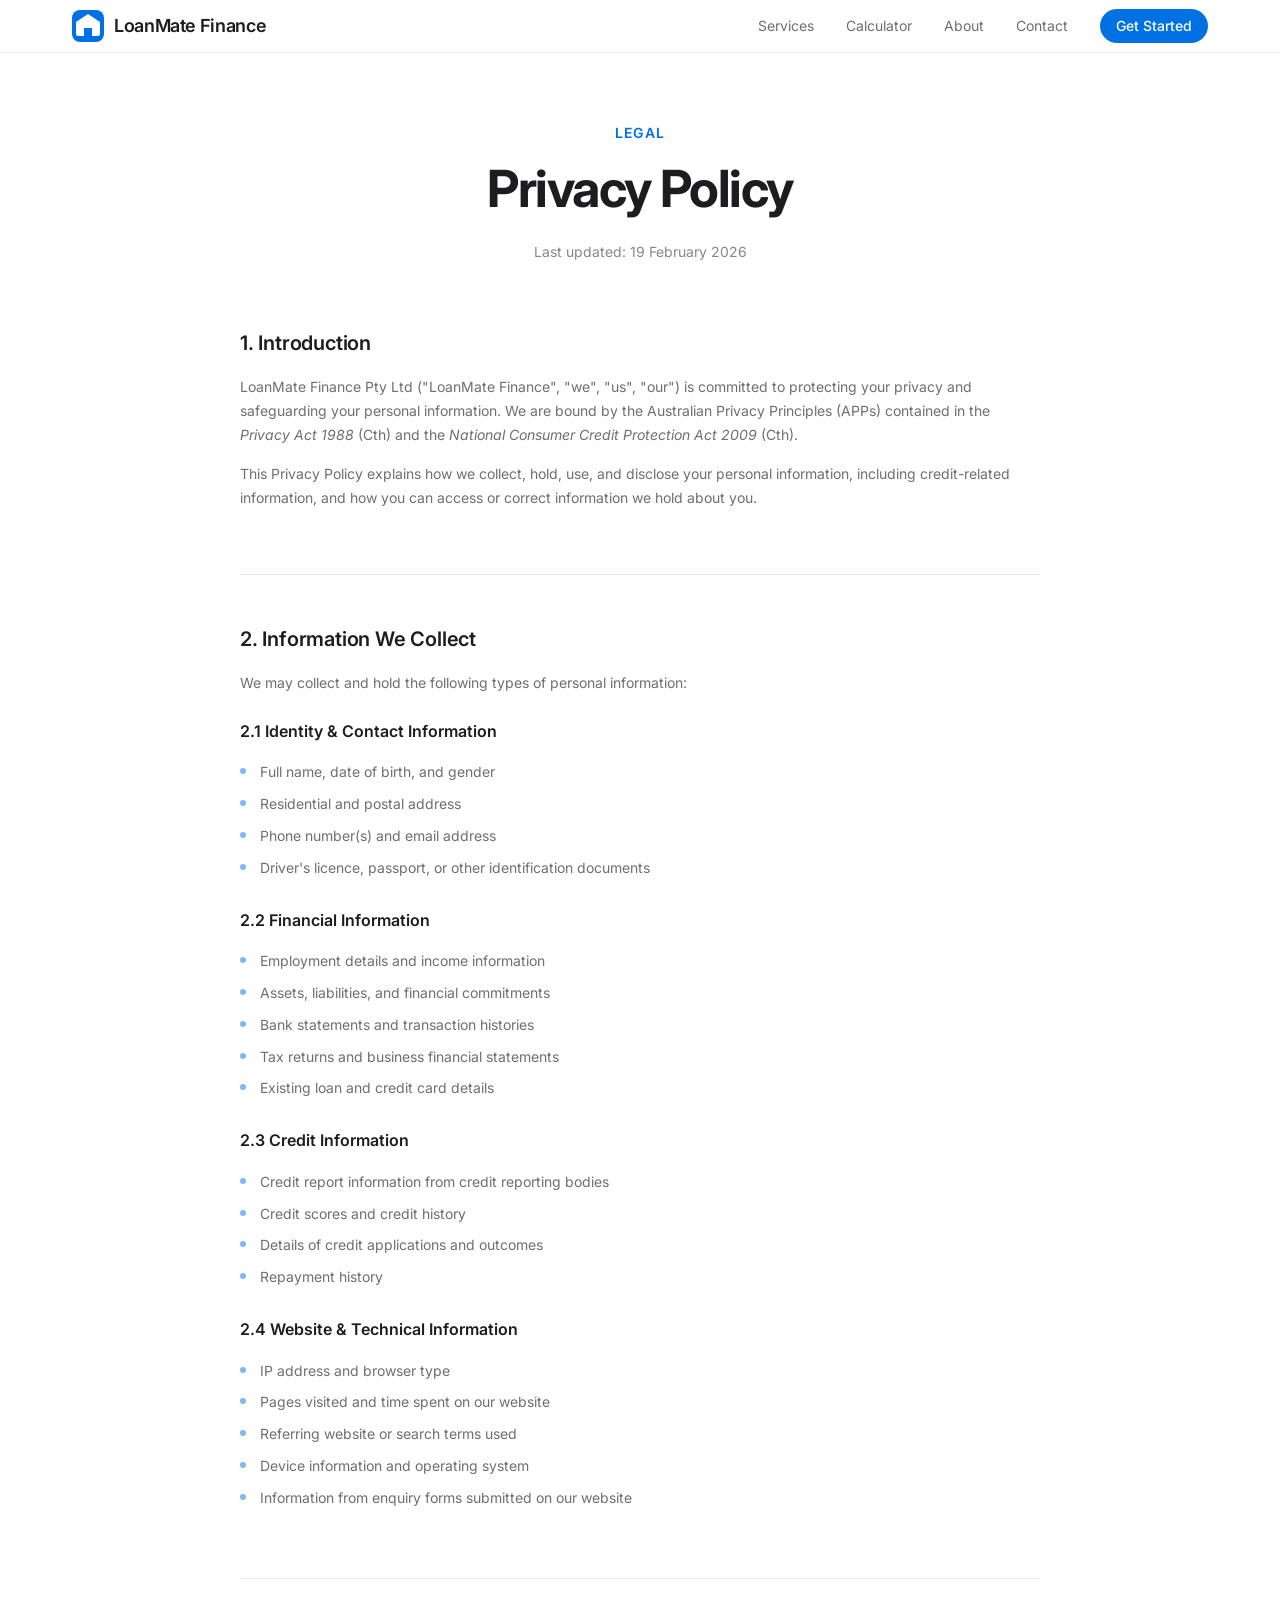
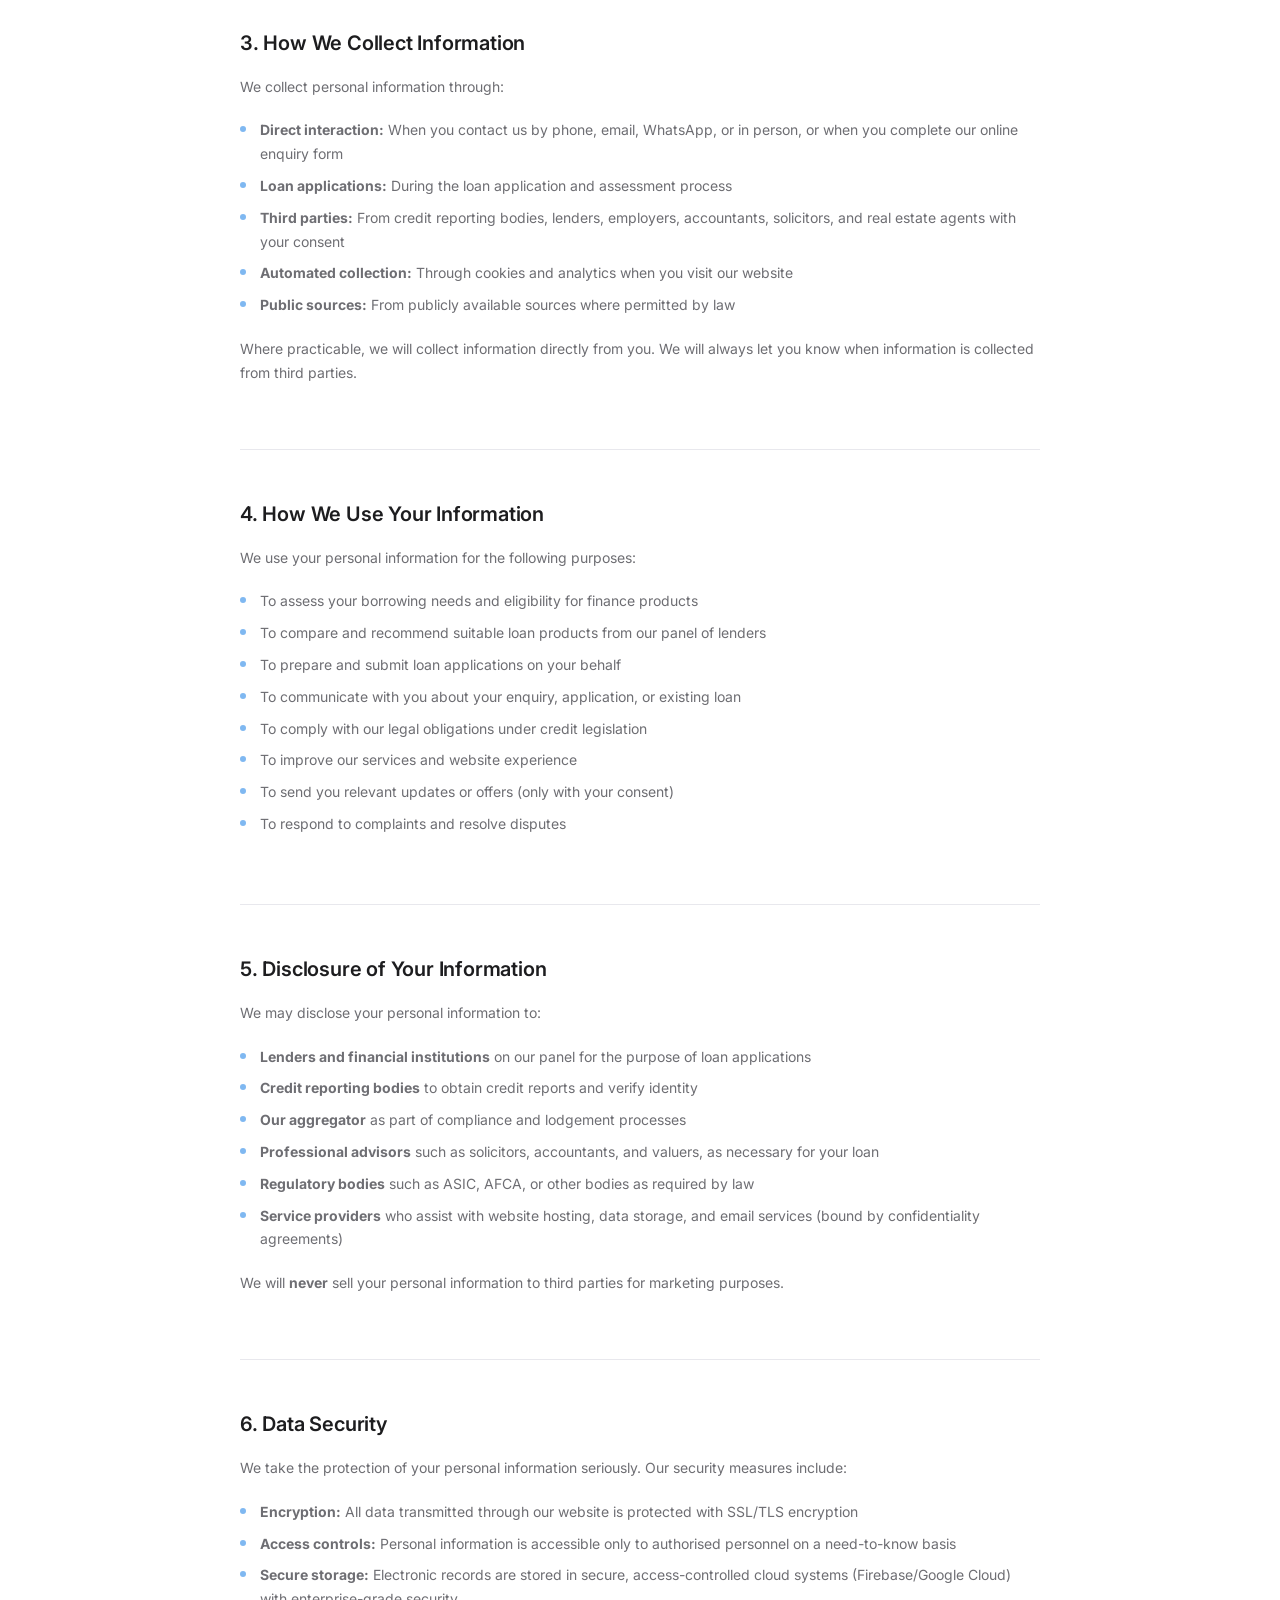
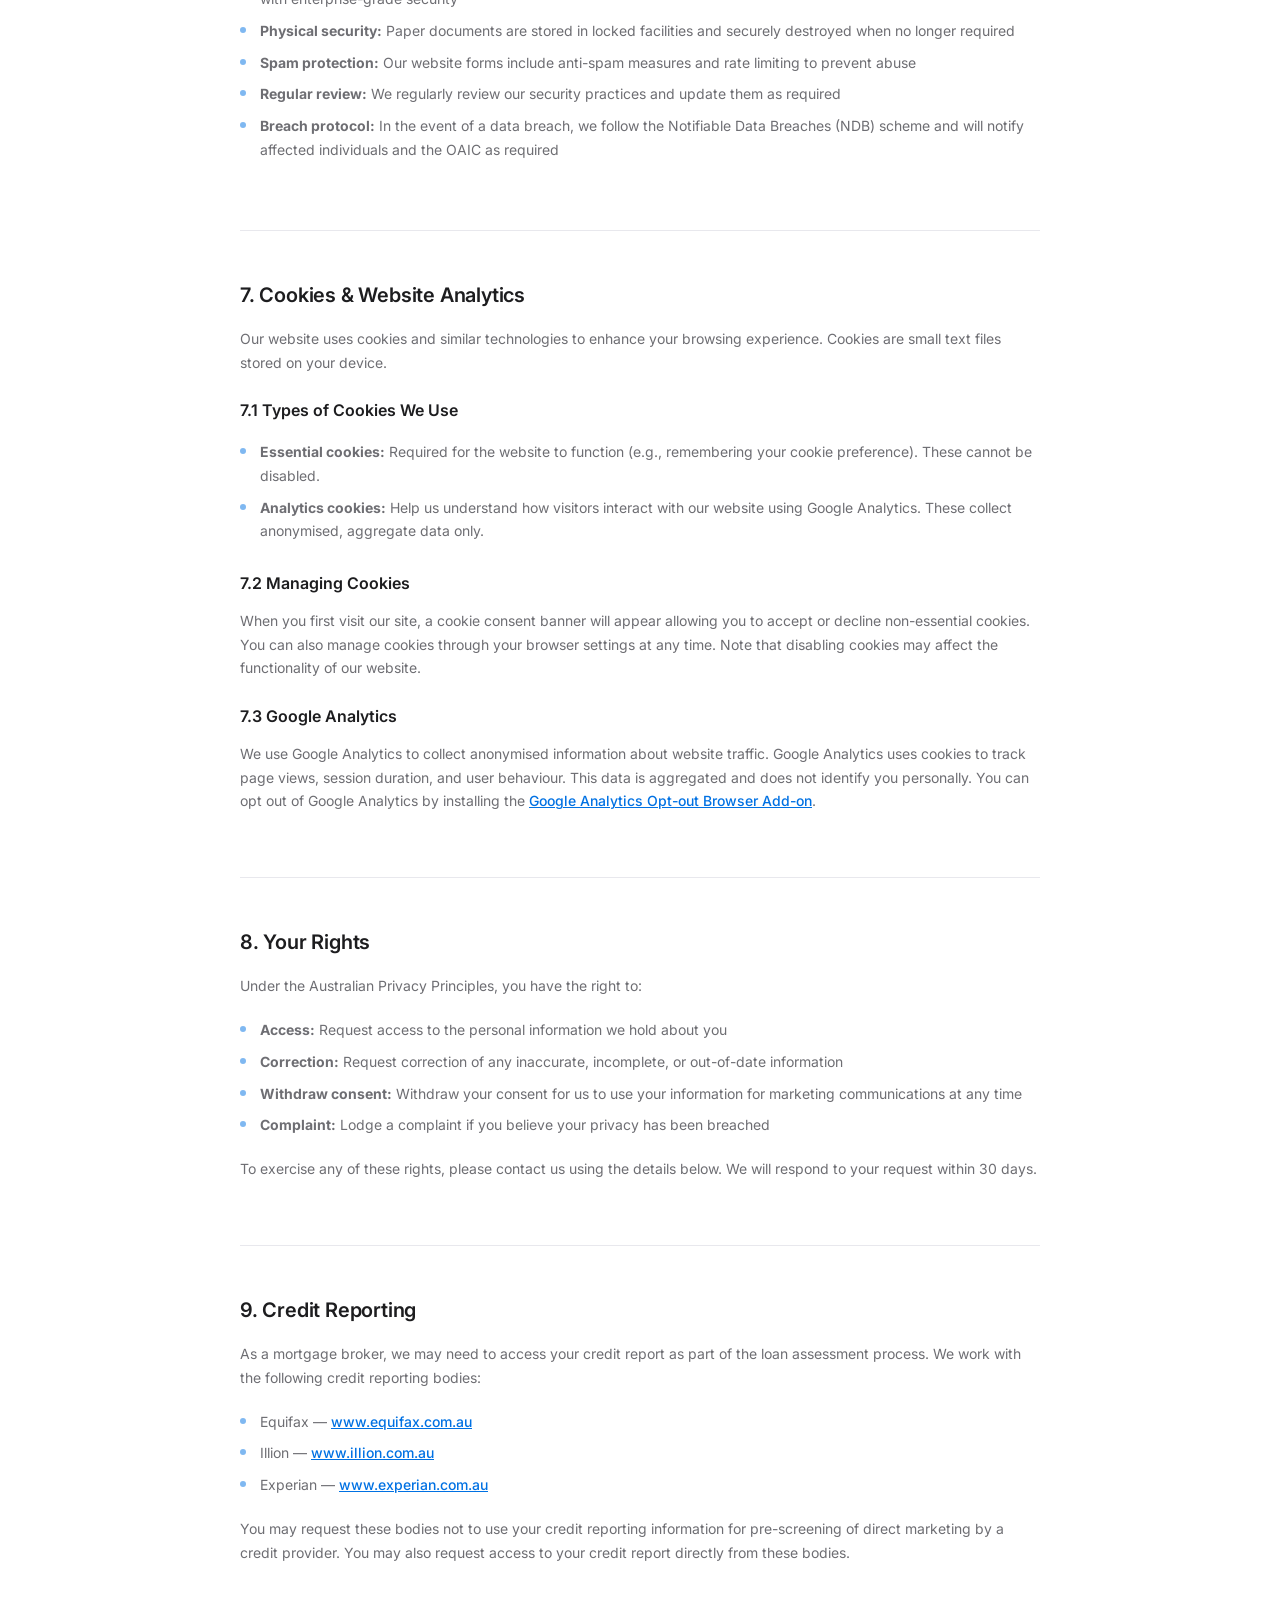
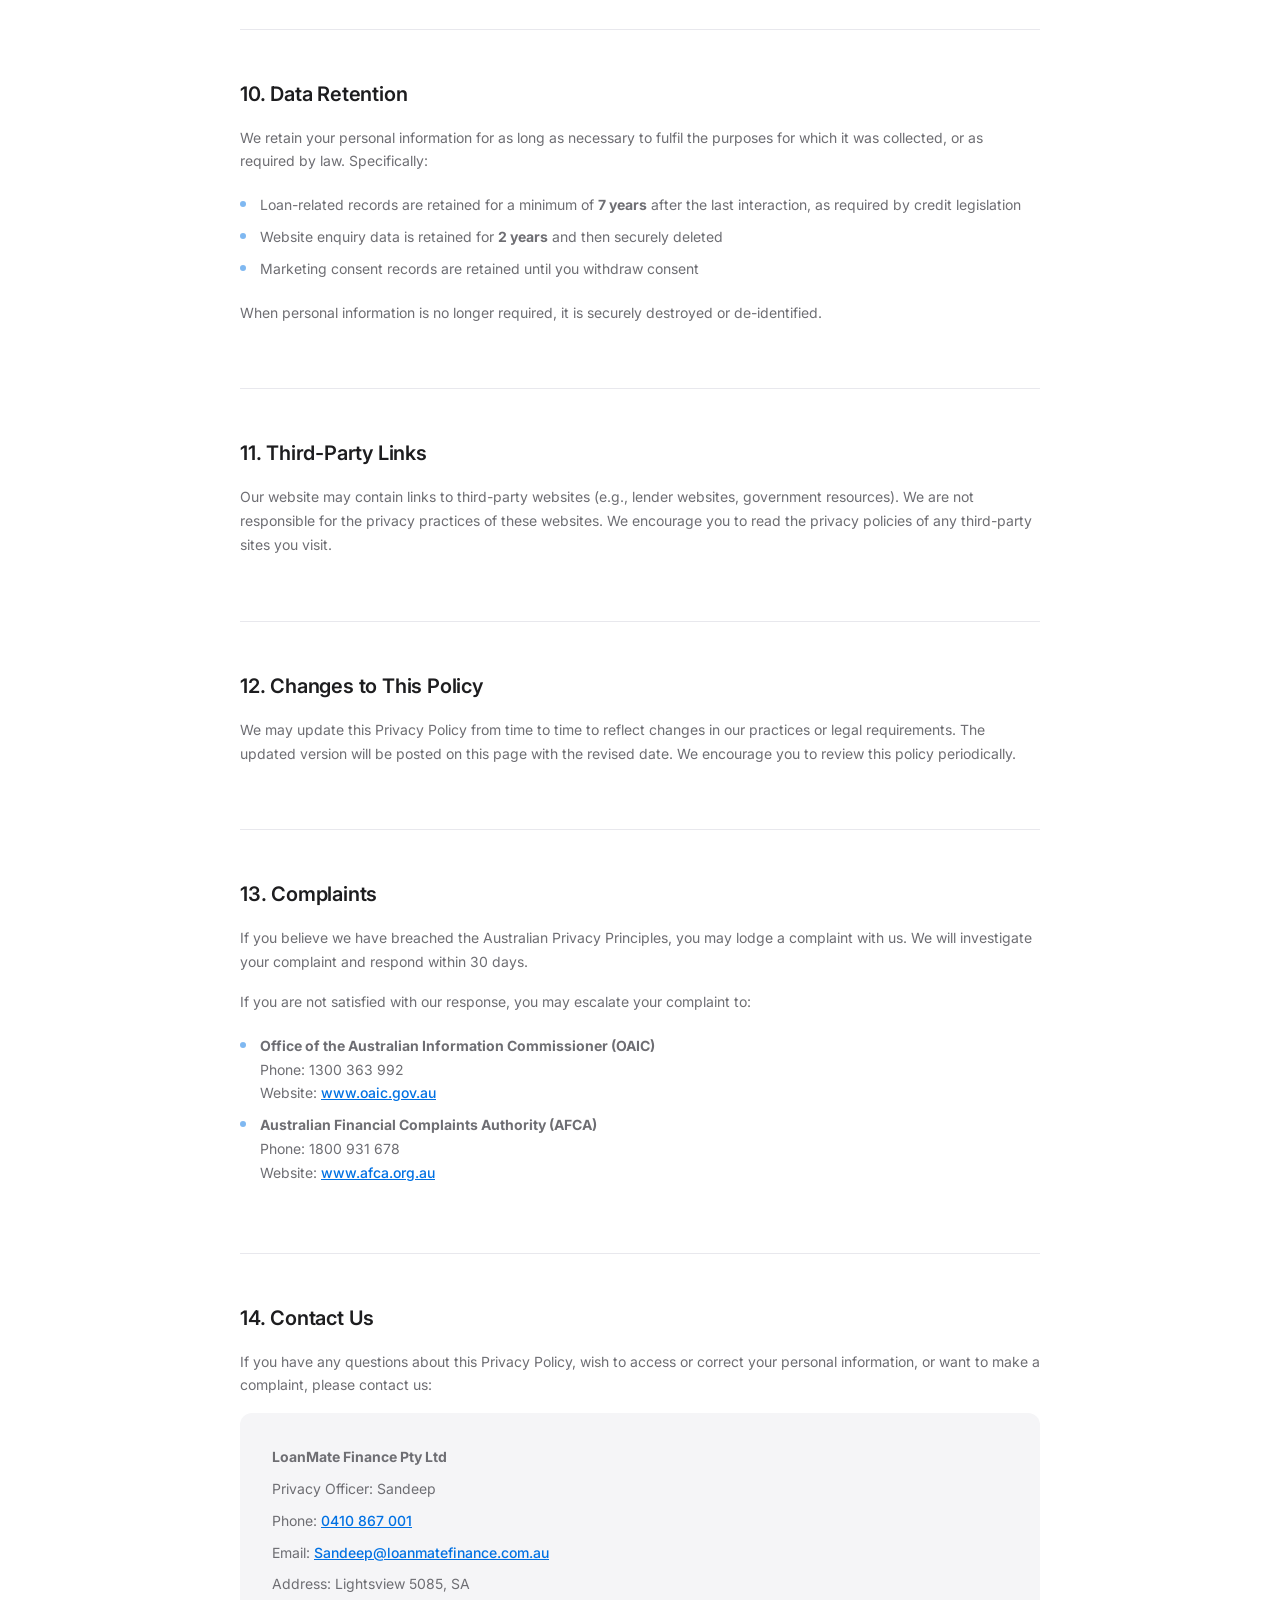
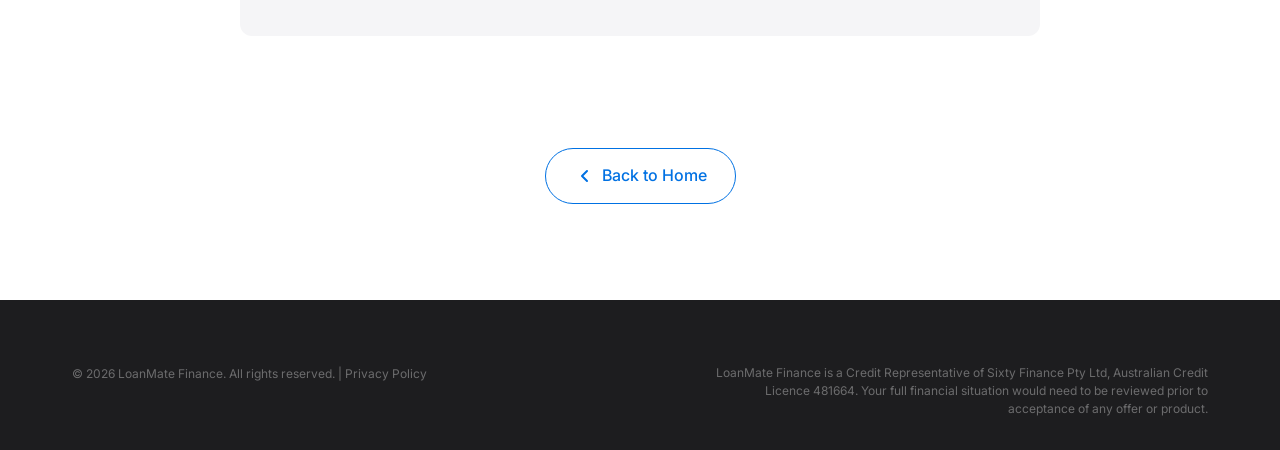
<file: privacy.html>
<!DOCTYPE html>
<html lang="en">
<head>
    <meta charset="UTF-8">
    <meta name="viewport" content="width=device-width, initial-scale=1.0">
    <title>Privacy Policy | LoanMate Finance</title>
    <meta name="description" content="LoanMate Finance Privacy Policy — how we collect, use, store, and protect your personal information under the Australian Privacy Principles.">

    <!-- Security Headers -->
    <meta http-equiv="X-Content-Type-Options" content="nosniff">
    <meta http-equiv="X-Frame-Options" content="DENY">
    <meta name="referrer" content="strict-origin-when-cross-origin">

    <link rel="preconnect" href="https://fonts.googleapis.com">
    <link rel="preconnect" href="https://fonts.gstatic.com" crossorigin>
    <link href="https://fonts.googleapis.com/css2?family=Inter:wght@300;400;500;600;700;800&display=swap" rel="stylesheet">
    <link rel="stylesheet" href="styles.css">
    <link rel="icon" type="image/svg+xml" href="data:image/svg+xml,<svg xmlns='http://www.w3.org/2000/svg' viewBox='0 0 100 100'><text y='.9em' font-size='90'>🏠</text></svg>">
</head>
<body>
    <!-- Navigation -->
    <nav class="nav" id="nav">
        <div class="nav-container">
            <a href="index.html" class="nav-logo">
                <div class="logo-icon">
                    <svg width="28" height="28" viewBox="0 0 28 28" fill="none">
                        <path d="M14 2L2 10v12a2 2 0 002 2h6v-8h8v8h6a2 2 0 002-2V10L14 2z" fill="currentColor"/>
                    </svg>
                </div>
                <span>LoanMate Finance</span>
            </a>
            <div class="nav-links" id="navLinks">
                <a href="index.html#services">Services</a>
                <a href="index.html#calculator">Calculator</a>
                <a href="index.html#about">About</a>
                <a href="index.html#contact">Contact</a>
                <a href="index.html#contact" class="nav-cta">Get Started</a>
            </div>
            <button class="nav-toggle" id="navToggle" aria-label="Toggle navigation">
                <span></span>
                <span></span>
                <span></span>
            </button>
        </div>
    </nav>

    <!-- Privacy Policy Content -->
    <section class="privacy-page">
        <div class="container">
            <div class="privacy-header">
                <span class="section-tag">Legal</span>
                <h1 class="section-title">Privacy Policy</h1>
                <p class="privacy-updated">Last updated: 19 February 2026</p>
            </div>

            <div class="privacy-content">
                <!-- 1. Introduction -->
                <div class="privacy-section">
                    <h2>1. Introduction</h2>
                    <p>LoanMate Finance Pty Ltd ("LoanMate Finance", "we", "us", "our") is committed to protecting your privacy and safeguarding your personal information. We are bound by the Australian Privacy Principles (APPs) contained in the <em>Privacy Act 1988</em> (Cth) and the <em>National Consumer Credit Protection Act 2009</em> (Cth).</p>
                    <p>This Privacy Policy explains how we collect, hold, use, and disclose your personal information, including credit-related information, and how you can access or correct information we hold about you.</p>
                </div>

                <!-- 2. Information We Collect -->
                <div class="privacy-section">
                    <h2>2. Information We Collect</h2>
                    <p>We may collect and hold the following types of personal information:</p>

                    <h3>2.1 Identity & Contact Information</h3>
                    <ul>
                        <li>Full name, date of birth, and gender</li>
                        <li>Residential and postal address</li>
                        <li>Phone number(s) and email address</li>
                        <li>Driver's licence, passport, or other identification documents</li>
                    </ul>

                    <h3>2.2 Financial Information</h3>
                    <ul>
                        <li>Employment details and income information</li>
                        <li>Assets, liabilities, and financial commitments</li>
                        <li>Bank statements and transaction histories</li>
                        <li>Tax returns and business financial statements</li>
                        <li>Existing loan and credit card details</li>
                    </ul>

                    <h3>2.3 Credit Information</h3>
                    <ul>
                        <li>Credit report information from credit reporting bodies</li>
                        <li>Credit scores and credit history</li>
                        <li>Details of credit applications and outcomes</li>
                        <li>Repayment history</li>
                    </ul>

                    <h3>2.4 Website & Technical Information</h3>
                    <ul>
                        <li>IP address and browser type</li>
                        <li>Pages visited and time spent on our website</li>
                        <li>Referring website or search terms used</li>
                        <li>Device information and operating system</li>
                        <li>Information from enquiry forms submitted on our website</li>
                    </ul>
                </div>

                <!-- 3. How We Collect Information -->
                <div class="privacy-section">
                    <h2>3. How We Collect Information</h2>
                    <p>We collect personal information through:</p>
                    <ul>
                        <li><strong>Direct interaction:</strong> When you contact us by phone, email, WhatsApp, or in person, or when you complete our online enquiry form</li>
                        <li><strong>Loan applications:</strong> During the loan application and assessment process</li>
                        <li><strong>Third parties:</strong> From credit reporting bodies, lenders, employers, accountants, solicitors, and real estate agents with your consent</li>
                        <li><strong>Automated collection:</strong> Through cookies and analytics when you visit our website</li>
                        <li><strong>Public sources:</strong> From publicly available sources where permitted by law</li>
                    </ul>
                    <p>Where practicable, we will collect information directly from you. We will always let you know when information is collected from third parties.</p>
                </div>

                <!-- 4. How We Use Your Information -->
                <div class="privacy-section">
                    <h2>4. How We Use Your Information</h2>
                    <p>We use your personal information for the following purposes:</p>
                    <ul>
                        <li>To assess your borrowing needs and eligibility for finance products</li>
                        <li>To compare and recommend suitable loan products from our panel of lenders</li>
                        <li>To prepare and submit loan applications on your behalf</li>
                        <li>To communicate with you about your enquiry, application, or existing loan</li>
                        <li>To comply with our legal obligations under credit legislation</li>
                        <li>To improve our services and website experience</li>
                        <li>To send you relevant updates or offers (only with your consent)</li>
                        <li>To respond to complaints and resolve disputes</li>
                    </ul>
                </div>

                <!-- 5. Disclosure of Your Information -->
                <div class="privacy-section">
                    <h2>5. Disclosure of Your Information</h2>
                    <p>We may disclose your personal information to:</p>
                    <ul>
                        <li><strong>Lenders and financial institutions</strong> on our panel for the purpose of loan applications</li>
                        <li><strong>Credit reporting bodies</strong> to obtain credit reports and verify identity</li>
                        <li><strong>Our aggregator</strong> as part of compliance and lodgement processes</li>
                        <li><strong>Professional advisors</strong> such as solicitors, accountants, and valuers, as necessary for your loan</li>
                        <li><strong>Regulatory bodies</strong> such as ASIC, AFCA, or other bodies as required by law</li>
                        <li><strong>Service providers</strong> who assist with website hosting, data storage, and email services (bound by confidentiality agreements)</li>
                    </ul>
                    <p>We will <strong>never</strong> sell your personal information to third parties for marketing purposes.</p>
                </div>

                <!-- 6. Data Security -->
                <div class="privacy-section" id="security">
                    <h2>6. Data Security</h2>
                    <p>We take the protection of your personal information seriously. Our security measures include:</p>
                    <ul>
                        <li><strong>Encryption:</strong> All data transmitted through our website is protected with SSL/TLS encryption</li>
                        <li><strong>Access controls:</strong> Personal information is accessible only to authorised personnel on a need-to-know basis</li>
                        <li><strong>Secure storage:</strong> Electronic records are stored in secure, access-controlled cloud systems (Firebase/Google Cloud) with enterprise-grade security</li>
                        <li><strong>Physical security:</strong> Paper documents are stored in locked facilities and securely destroyed when no longer required</li>
                        <li><strong>Spam protection:</strong> Our website forms include anti-spam measures and rate limiting to prevent abuse</li>
                        <li><strong>Regular review:</strong> We regularly review our security practices and update them as required</li>
                        <li><strong>Breach protocol:</strong> In the event of a data breach, we follow the Notifiable Data Breaches (NDB) scheme and will notify affected individuals and the OAIC as required</li>
                    </ul>
                </div>

                <!-- 7. Cookies -->
                <div class="privacy-section" id="cookies">
                    <h2>7. Cookies & Website Analytics</h2>
                    <p>Our website uses cookies and similar technologies to enhance your browsing experience. Cookies are small text files stored on your device.</p>

                    <h3>7.1 Types of Cookies We Use</h3>
                    <ul>
                        <li><strong>Essential cookies:</strong> Required for the website to function (e.g., remembering your cookie preference). These cannot be disabled.</li>
                        <li><strong>Analytics cookies:</strong> Help us understand how visitors interact with our website using Google Analytics. These collect anonymised, aggregate data only.</li>
                    </ul>

                    <h3>7.2 Managing Cookies</h3>
                    <p>When you first visit our site, a cookie consent banner will appear allowing you to accept or decline non-essential cookies. You can also manage cookies through your browser settings at any time. Note that disabling cookies may affect the functionality of our website.</p>

                    <h3>7.3 Google Analytics</h3>
                    <p>We use Google Analytics to collect anonymised information about website traffic. Google Analytics uses cookies to track page views, session duration, and user behaviour. This data is aggregated and does not identify you personally. You can opt out of Google Analytics by installing the <a href="https://tools.google.com/dlpage/gaoptout" target="_blank" rel="noopener noreferrer">Google Analytics Opt-out Browser Add-on</a>.</p>
                </div>

                <!-- 8. Your Rights -->
                <div class="privacy-section">
                    <h2>8. Your Rights</h2>
                    <p>Under the Australian Privacy Principles, you have the right to:</p>
                    <ul>
                        <li><strong>Access:</strong> Request access to the personal information we hold about you</li>
                        <li><strong>Correction:</strong> Request correction of any inaccurate, incomplete, or out-of-date information</li>
                        <li><strong>Withdraw consent:</strong> Withdraw your consent for us to use your information for marketing communications at any time</li>
                        <li><strong>Complaint:</strong> Lodge a complaint if you believe your privacy has been breached</li>
                    </ul>
                    <p>To exercise any of these rights, please contact us using the details below. We will respond to your request within 30 days.</p>
                </div>

                <!-- 9. Credit Reporting -->
                <div class="privacy-section">
                    <h2>9. Credit Reporting</h2>
                    <p>As a mortgage broker, we may need to access your credit report as part of the loan assessment process. We work with the following credit reporting bodies:</p>
                    <ul>
                        <li>Equifax — <a href="https://www.equifax.com.au" target="_blank" rel="noopener noreferrer">www.equifax.com.au</a></li>
                        <li>Illion — <a href="https://www.illion.com.au" target="_blank" rel="noopener noreferrer">www.illion.com.au</a></li>
                        <li>Experian — <a href="https://www.experian.com.au" target="_blank" rel="noopener noreferrer">www.experian.com.au</a></li>
                    </ul>
                    <p>You may request these bodies not to use your credit reporting information for pre-screening of direct marketing by a credit provider. You may also request access to your credit report directly from these bodies.</p>
                </div>

                <!-- 10. Data Retention -->
                <div class="privacy-section">
                    <h2>10. Data Retention</h2>
                    <p>We retain your personal information for as long as necessary to fulfil the purposes for which it was collected, or as required by law. Specifically:</p>
                    <ul>
                        <li>Loan-related records are retained for a minimum of <strong>7 years</strong> after the last interaction, as required by credit legislation</li>
                        <li>Website enquiry data is retained for <strong>2 years</strong> and then securely deleted</li>
                        <li>Marketing consent records are retained until you withdraw consent</li>
                    </ul>
                    <p>When personal information is no longer required, it is securely destroyed or de-identified.</p>
                </div>

                <!-- 11. Third-Party Links -->
                <div class="privacy-section">
                    <h2>11. Third-Party Links</h2>
                    <p>Our website may contain links to third-party websites (e.g., lender websites, government resources). We are not responsible for the privacy practices of these websites. We encourage you to read the privacy policies of any third-party sites you visit.</p>
                </div>

                <!-- 12. Changes to This Policy -->
                <div class="privacy-section">
                    <h2>12. Changes to This Policy</h2>
                    <p>We may update this Privacy Policy from time to time to reflect changes in our practices or legal requirements. The updated version will be posted on this page with the revised date. We encourage you to review this policy periodically.</p>
                </div>

                <!-- 13. Complaints -->
                <div class="privacy-section">
                    <h2>13. Complaints</h2>
                    <p>If you believe we have breached the Australian Privacy Principles, you may lodge a complaint with us. We will investigate your complaint and respond within 30 days.</p>
                    <p>If you are not satisfied with our response, you may escalate your complaint to:</p>
                    <ul>
                        <li><strong>Office of the Australian Information Commissioner (OAIC)</strong><br>
                            Phone: 1300 363 992<br>
                            Website: <a href="https://www.oaic.gov.au" target="_blank" rel="noopener noreferrer">www.oaic.gov.au</a>
                        </li>
                        <li><strong>Australian Financial Complaints Authority (AFCA)</strong><br>
                            Phone: 1800 931 678<br>
                            Website: <a href="https://www.afca.org.au" target="_blank" rel="noopener noreferrer">www.afca.org.au</a>
                        </li>
                    </ul>
                </div>

                <!-- 14. Contact Us -->
                <div class="privacy-section">
                    <h2>14. Contact Us</h2>
                    <p>If you have any questions about this Privacy Policy, wish to access or correct your personal information, or want to make a complaint, please contact us:</p>
                    <div class="privacy-contact-card">
                        <p><strong>LoanMate Finance Pty Ltd</strong></p>
                        <p>Privacy Officer: Sandeep</p>
                        <p>Phone: <a href="tel:0410867001">0410 867 001</a></p>
                        <p>Email: <a href="mailto:Sandeep@loanmatefinance.com.au">Sandeep@loanmatefinance.com.au</a></p>
                        <p>Address: Lightsview 5085, SA</p>
                    </div>
                </div>
            </div>

            <div class="privacy-back">
                <a href="index.html" class="btn btn-secondary btn-lg">
                    <svg width="20" height="20" viewBox="0 0 20 20" fill="none">
                        <path d="M13 15l-5-5 5-5" stroke="currentColor" stroke-width="2" stroke-linecap="round" stroke-linejoin="round"/>
                    </svg>
                    Back to Home
                </a>
            </div>
        </div>
    </section>

    <!-- Footer -->
    <footer class="footer">
        <div class="container">
            <div class="footer-bottom" style="border-top: none; padding-top: 0;">
                <p>&copy; 2026 LoanMate Finance. All rights reserved. | <a href="privacy.html">Privacy Policy</a></p>
                <p class="footer-disclaimer">LoanMate Finance is a Credit Representative of Sixty Finance Pty Ltd, Australian Credit Licence 481664. Your full financial situation would need to be reviewed prior to acceptance of any offer or product.</p>
            </div>
        </div>
    </footer>

    <!-- Mobile Navigation Script -->
    <script>
    (function() {
        const nav = document.getElementById('nav');
        const navToggle = document.getElementById('navToggle');
        const navLinks = document.getElementById('navLinks');

        // Scroll effect
        window.addEventListener('scroll', () => {
            if (window.scrollY > 10) {
                nav.classList.add('scrolled');
            } else {
                nav.classList.remove('scrolled');
            }
        }, { passive: true });

        // Mobile toggle
        navToggle.addEventListener('click', () => {
            navToggle.classList.toggle('active');
            navLinks.classList.toggle('open');
            document.body.style.overflow = navLinks.classList.contains('open') ? 'hidden' : '';
        });

        // Close mobile nav on link click
        navLinks.querySelectorAll('a').forEach(link => {
            link.addEventListener('click', () => {
                navToggle.classList.remove('active');
                navLinks.classList.remove('open');
                document.body.style.overflow = '';
            });
        });
    })();
    </script>
</body>
</html>
</file>
<file: styles.css>
/* ============================================
   LoanMate Finance — Apple-Inspired Design System
   ============================================ */

/* --- CSS Custom Properties --- */
:root {
    --color-primary: #0071E3;
    --color-primary-hover: #0077ED;
    --color-primary-light: #E8F4FD;
    --color-dark: #1D1D1F;
    --color-text: #1D1D1F;
    --color-text-secondary: #6E6E73;
    --color-text-tertiary: #86868B;
    --color-bg: #FFFFFF;
    --color-bg-secondary: #F5F5F7;
    --color-bg-tertiary: #FAFAFA;
    --color-border: #D2D2D7;
    --color-border-light: #E8E8ED;
    --color-success: #22C55E;
    --color-error: #EF4444;

    --font-family: 'Inter', -apple-system, BlinkMacSystemFont, 'Segoe UI', Roboto, sans-serif;
    --font-size-xs: 0.75rem;
    --font-size-sm: 0.875rem;
    --font-size-base: 1rem;
    --font-size-lg: 1.125rem;
    --font-size-xl: 1.25rem;
    --font-size-2xl: 1.5rem;
    --font-size-3xl: 2rem;
    --font-size-4xl: 2.5rem;
    --font-size-5xl: 3.5rem;
    --font-size-6xl: 4.5rem;

    --spacing-xs: 0.5rem;
    --spacing-sm: 0.75rem;
    --spacing-md: 1rem;
    --spacing-lg: 1.5rem;
    --spacing-xl: 2rem;
    --spacing-2xl: 3rem;
    --spacing-3xl: 4rem;
    --spacing-4xl: 6rem;
    --spacing-5xl: 8rem;

    --radius-sm: 8px;
    --radius-md: 12px;
    --radius-lg: 16px;
    --radius-xl: 20px;
    --radius-2xl: 24px;
    --radius-full: 9999px;

    --shadow-sm: 0 1px 2px rgba(0, 0, 0, 0.04);
    --shadow-md: 0 4px 12px rgba(0, 0, 0, 0.06);
    --shadow-lg: 0 8px 30px rgba(0, 0, 0, 0.08);
    --shadow-xl: 0 20px 60px rgba(0, 0, 0, 0.1);

    --transition-fast: 0.15s ease;
    --transition-base: 0.3s ease;
    --transition-slow: 0.5s ease;
    --transition-spring: 0.6s cubic-bezier(0.16, 1, 0.3, 1);
}

/* --- Reset & Base --- */
*,
*::before,
*::after {
    margin: 0;
    padding: 0;
    box-sizing: border-box;
}

html {
    scroll-behavior: smooth;
    -webkit-font-smoothing: antialiased;
    -moz-osx-font-smoothing: grayscale;
    overflow-x: hidden;
}

body {
    font-family: var(--font-family);
    font-size: var(--font-size-base);
    line-height: 1.6;
    color: var(--color-text);
    background: var(--color-bg);
    overflow-x: hidden;
}

img {
    max-width: 100%;
    display: block;
}

a {
    text-decoration: none;
    color: inherit;
    transition: color var(--transition-fast);
}

button {
    border: none;
    background: none;
    cursor: pointer;
    font-family: inherit;
}

input, textarea, select {
    font-family: inherit;
    font-size: inherit;
}

::selection {
    background: var(--color-primary);
    color: white;
}

/* --- Layout --- */
.container {
    max-width: 1200px;
    margin: 0 auto;
    padding: 0 var(--spacing-xl);
}

/* --- Navigation --- */
.nav {
    position: fixed;
    top: 0;
    left: 0;
    right: 0;
    z-index: 1000;
    background: rgba(255, 255, 255, 0.72);
    backdrop-filter: saturate(180%) blur(20px);
    -webkit-backdrop-filter: saturate(180%) blur(20px);
    border-bottom: 1px solid rgba(0, 0, 0, 0.06);
    transition: background var(--transition-base), box-shadow var(--transition-base);
}

.nav.scrolled {
    background: rgba(255, 255, 255, 0.92);
    box-shadow: 0 1px 3px rgba(0, 0, 0, 0.06);
}

.nav-container {
    max-width: 1200px;
    margin: 0 auto;
    padding: 0 var(--spacing-xl);
    display: flex;
    align-items: center;
    justify-content: space-between;
    height: 52px;
}

.nav-logo {
    display: flex;
    align-items: center;
    gap: 10px;
    font-weight: 600;
    font-size: var(--font-size-lg);
    color: var(--color-dark);
    letter-spacing: -0.02em;
}

.logo-icon {
    display: flex;
    align-items: center;
    justify-content: center;
    width: 32px;
    height: 32px;
    border-radius: var(--radius-sm);
    background: var(--color-primary);
    color: white;
}

.nav-links {
    display: flex;
    align-items: center;
    gap: var(--spacing-xl);
}

.nav-links a {
    font-size: var(--font-size-sm);
    font-weight: 400;
    color: var(--color-text-secondary);
    transition: color var(--transition-fast);
}

.nav-links a:hover {
    color: var(--color-text);
}

.nav-cta {
    padding: 6px 16px !important;
    background: var(--color-primary) !important;
    color: white !important;
    border-radius: var(--radius-full);
    font-weight: 500 !important;
    transition: background var(--transition-fast), transform var(--transition-fast) !important;
}

.nav-cta:hover {
    background: var(--color-primary-hover) !important;
    transform: scale(1.02);
}

.nav-toggle {
    display: none;
    flex-direction: column;
    gap: 5px;
    padding: 4px;
}

.nav-toggle span {
    display: block;
    width: 22px;
    height: 2px;
    background: var(--color-dark);
    border-radius: 2px;
    transition: transform var(--transition-base), opacity var(--transition-fast);
}

.nav-toggle.active span:nth-child(1) {
    transform: translateY(7px) rotate(45deg);
}

.nav-toggle.active span:nth-child(2) {
    opacity: 0;
}

.nav-toggle.active span:nth-child(3) {
    transform: translateY(-7px) rotate(-45deg);
}

/* --- Hero Section --- */
.hero {
    position: relative;
    padding: 160px 0 100px;
    overflow: hidden;
    min-height: 100vh;
    display: flex;
    align-items: center;
}

.hero-bg {
    position: absolute;
    inset: 0;
    overflow: hidden;
}

.hero-gradient {
    position: absolute;
    inset: 0;
    background: linear-gradient(180deg, #F5F5F7 0%, #FFFFFF 100%);
}

.hero-orb {
    position: absolute;
    border-radius: 50%;
    filter: blur(80px);
    opacity: 0.4;
}

.hero-orb-1 {
    width: 600px;
    height: 600px;
    background: radial-gradient(circle, #B3D9FF 0%, transparent 70%);
    top: -200px;
    right: -100px;
    animation: float1 20s ease-in-out infinite;
}

.hero-orb-2 {
    width: 400px;
    height: 400px;
    background: radial-gradient(circle, #C3B1E1 0%, transparent 70%);
    bottom: -100px;
    left: -100px;
    animation: float2 25s ease-in-out infinite;
}

.hero-orb-3 {
    width: 300px;
    height: 300px;
    background: radial-gradient(circle, #A8E6CF 0%, transparent 70%);
    top: 40%;
    left: 50%;
    animation: float3 22s ease-in-out infinite;
}

@keyframes float1 {
    0%, 100% { transform: translate(0, 0); }
    33% { transform: translate(-30px, 20px); }
    66% { transform: translate(20px, -30px); }
}

@keyframes float2 {
    0%, 100% { transform: translate(0, 0); }
    33% { transform: translate(20px, -20px); }
    66% { transform: translate(-20px, 20px); }
}

@keyframes float3 {
    0%, 100% { transform: translate(0, 0); }
    50% { transform: translate(-40px, -30px); }
}

.hero-content {
    position: relative;
    max-width: 680px;
}

.hero-badge {
    display: inline-flex;
    align-items: center;
    gap: 8px;
    padding: 6px 16px 6px 12px;
    background: rgba(255, 255, 255, 0.8);
    border: 1px solid var(--color-border-light);
    border-radius: var(--radius-full);
    font-size: var(--font-size-sm);
    color: var(--color-text-secondary);
    margin-bottom: var(--spacing-xl);
    backdrop-filter: blur(10px);
}

.badge-dot {
    width: 8px;
    height: 8px;
    background: var(--color-success);
    border-radius: 50%;
    animation: pulse 2s infinite;
}

@keyframes pulse {
    0%, 100% { opacity: 1; }
    50% { opacity: 0.5; }
}

.hero-title {
    font-size: clamp(var(--font-size-4xl), 6vw, var(--font-size-6xl));
    font-weight: 700;
    line-height: 1.05;
    letter-spacing: -0.03em;
    color: var(--color-dark);
    margin-bottom: var(--spacing-lg);
}

.text-gradient {
    background: linear-gradient(135deg, var(--color-primary) 0%, #5856D6 100%);
    -webkit-background-clip: text;
    -webkit-text-fill-color: transparent;
    background-clip: text;
}

.hero-subtitle {
    font-size: clamp(var(--font-size-lg), 2vw, var(--font-size-xl));
    line-height: 1.5;
    color: var(--color-text-secondary);
    margin-bottom: var(--spacing-2xl);
    max-width: 540px;
}

.hero-actions {
    display: flex;
    gap: var(--spacing-md);
    flex-wrap: wrap;
    margin-bottom: var(--spacing-3xl);
}

/* --- Buttons --- */
.btn {
    display: inline-flex;
    align-items: center;
    justify-content: center;
    gap: 8px;
    font-weight: 500;
    border-radius: var(--radius-full);
    transition: all var(--transition-fast);
    cursor: pointer;
    white-space: nowrap;
}

.btn-primary {
    background: var(--color-primary);
    color: white;
    border: none;
}

.btn-primary:hover {
    background: var(--color-primary-hover);
    transform: scale(1.02);
}

.btn-primary:active {
    transform: scale(0.98);
}

.btn-secondary {
    background: transparent;
    color: var(--color-primary);
    border: 1.5px solid var(--color-primary);
}

.btn-secondary:hover {
    background: var(--color-primary-light);
}

.btn-lg {
    padding: 14px 28px;
    font-size: var(--font-size-base);
}

.btn-block {
    width: 100%;
}

/* --- Hero Stats --- */
.hero-stats {
    display: flex;
    align-items: center;
    gap: var(--spacing-xl);
}

.stat {
    display: flex;
    flex-direction: column;
}

.stat-number {
    font-size: var(--font-size-3xl);
    font-weight: 700;
    color: var(--color-dark);
    letter-spacing: -0.02em;
    line-height: 1.1;
}

.stat-dollar {
    font-size: var(--font-size-3xl);
    font-weight: 700;
    color: var(--color-dark);
    letter-spacing: -0.02em;
    line-height: 1.1;
}

.stat-suffix {
    font-size: var(--font-size-xl);
    font-weight: 600;
    color: var(--color-text-secondary);
}

.stat-label {
    font-size: var(--font-size-sm);
    color: var(--color-text-tertiary);
    margin-top: 2px;
}

.stat-divider {
    width: 1px;
    height: 40px;
    background: var(--color-border);
}

/* --- Section Styles --- */
.section-header {
    text-align: center;
    max-width: 600px;
    margin: 0 auto var(--spacing-3xl);
}

.section-tag {
    display: inline-block;
    font-size: var(--font-size-sm);
    font-weight: 600;
    color: var(--color-primary);
    text-transform: uppercase;
    letter-spacing: 0.08em;
    margin-bottom: var(--spacing-md);
}

.section-title {
    font-size: clamp(var(--font-size-3xl), 4vw, var(--font-size-5xl));
    font-weight: 700;
    line-height: 1.1;
    letter-spacing: -0.03em;
    color: var(--color-dark);
    margin-bottom: var(--spacing-lg);
}

.section-subtitle {
    font-size: var(--font-size-lg);
    line-height: 1.6;
    color: var(--color-text-secondary);
}

/* --- Services Section --- */
.services {
    padding: var(--spacing-5xl) 0;
    background: var(--color-bg);
}

.services-grid {
    display: grid;
    grid-template-columns: repeat(3, 1fr);
    gap: var(--spacing-lg);
}

.service-card {
    padding: var(--spacing-2xl);
    background: var(--color-bg);
    border: 1px solid var(--color-border-light);
    border-radius: var(--radius-xl);
    transition: all var(--transition-spring);
    position: relative;
    overflow: hidden;
}

.service-card::before {
    content: '';
    position: absolute;
    inset: 0;
    background: linear-gradient(180deg, transparent 0%, rgba(0, 113, 227, 0.02) 100%);
    opacity: 0;
    transition: opacity var(--transition-base);
}

.service-card:hover {
    transform: translateY(-4px);
    box-shadow: var(--shadow-lg);
    border-color: rgba(0, 113, 227, 0.15);
}

.service-card:hover::before {
    opacity: 1;
}

.service-icon {
    display: flex;
    align-items: center;
    justify-content: center;
    width: 56px;
    height: 56px;
    border-radius: var(--radius-md);
    background: var(--icon-bg);
    color: var(--icon-color);
    margin-bottom: var(--spacing-lg);
    position: relative;
}

.service-title {
    font-size: var(--font-size-xl);
    font-weight: 600;
    letter-spacing: -0.01em;
    margin-bottom: var(--spacing-sm);
    position: relative;
}

.service-desc {
    font-size: var(--font-size-sm);
    line-height: 1.6;
    color: var(--color-text-secondary);
    margin-bottom: var(--spacing-lg);
    position: relative;
}

.service-features {
    list-style: none;
    margin-bottom: var(--spacing-lg);
    position: relative;
}

.service-features li {
    font-size: var(--font-size-sm);
    color: var(--color-text-secondary);
    padding: 6px 0;
    padding-left: 20px;
    position: relative;
}

.service-features li::before {
    content: '';
    position: absolute;
    left: 0;
    top: 50%;
    transform: translateY(-50%);
    width: 6px;
    height: 6px;
    background: var(--color-primary);
    border-radius: 50%;
    opacity: 0.5;
}

.service-link {
    display: inline-flex;
    align-items: center;
    gap: 4px;
    font-size: var(--font-size-sm);
    font-weight: 500;
    color: var(--color-primary);
    position: relative;
}

.service-link:hover {
    gap: 8px;
}

/* --- Process Section --- */
.process {
    padding: var(--spacing-5xl) 0;
    background: var(--color-bg-secondary);
}

.process-steps {
    display: flex;
    align-items: flex-start;
    justify-content: center;
    gap: var(--spacing-xl);
}

.process-step {
    flex: 1;
    max-width: 320px;
    text-align: center;
    padding: var(--spacing-2xl);
}

.step-number {
    font-size: var(--font-size-5xl);
    font-weight: 800;
    color: var(--color-primary);
    opacity: 0.15;
    letter-spacing: -0.04em;
    line-height: 1;
    margin-bottom: var(--spacing-md);
}

.process-step h3 {
    font-size: var(--font-size-xl);
    font-weight: 600;
    margin-bottom: var(--spacing-sm);
    letter-spacing: -0.01em;
}

.process-step p {
    font-size: var(--font-size-sm);
    line-height: 1.6;
    color: var(--color-text-secondary);
}

.process-connector {
    width: 60px;
    height: 2px;
    background: var(--color-border);
    margin-top: 100px;
    flex-shrink: 0;
}

/* --- Calculator Section --- */
.calculator {
    padding: var(--spacing-5xl) 0;
    background: var(--color-bg);
}

.calculator-card {
    display: grid;
    grid-template-columns: 1fr 1fr;
    gap: var(--spacing-3xl);
    background: var(--color-bg);
    border: 1px solid var(--color-border-light);
    border-radius: var(--radius-2xl);
    padding: var(--spacing-3xl);
    box-shadow: var(--shadow-lg);
}

.calc-group {
    margin-bottom: var(--spacing-xl);
}

.calc-label {
    display: flex;
    justify-content: space-between;
    align-items: center;
    margin-bottom: var(--spacing-sm);
}

.calc-label span:first-child {
    font-size: var(--font-size-sm);
    font-weight: 500;
    color: var(--color-text);
}

.calc-value {
    font-size: var(--font-size-sm);
    font-weight: 600;
    color: var(--color-primary);
    background: var(--color-primary-light);
    padding: 2px 10px;
    border-radius: var(--radius-full);
}

/* --- Custom Range Slider --- */
.calc-slider {
    -webkit-appearance: none;
    appearance: none;
    width: 100%;
    height: 6px;
    background: var(--color-border-light);
    border-radius: 3px;
    outline: none;
    cursor: pointer;
    position: relative;
}

.calc-slider::-webkit-slider-thumb {
    -webkit-appearance: none;
    appearance: none;
    width: 22px;
    height: 22px;
    background: white;
    border: 2px solid var(--color-primary);
    border-radius: 50%;
    cursor: pointer;
    box-shadow: 0 2px 6px rgba(0, 113, 227, 0.2);
    transition: transform var(--transition-fast), box-shadow var(--transition-fast);
}

.calc-slider::-webkit-slider-thumb:hover {
    transform: scale(1.15);
    box-shadow: 0 2px 10px rgba(0, 113, 227, 0.3);
}

.calc-slider::-webkit-slider-thumb:active {
    transform: scale(1.1);
}

.calc-slider::-moz-range-thumb {
    width: 22px;
    height: 22px;
    background: white;
    border: 2px solid var(--color-primary);
    border-radius: 50%;
    cursor: pointer;
    box-shadow: 0 2px 6px rgba(0, 113, 227, 0.2);
}

.calc-range {
    display: flex;
    justify-content: space-between;
    margin-top: 6px;
    font-size: var(--font-size-xs);
    color: var(--color-text-tertiary);
}

.calc-toggle-group {
    display: flex;
    background: var(--color-bg-secondary);
    border-radius: var(--radius-sm);
    padding: 3px;
    gap: 2px;
}

.calc-toggle {
    flex: 1;
    padding: 8px 12px;
    font-size: var(--font-size-sm);
    font-weight: 500;
    color: var(--color-text-secondary);
    border-radius: 6px;
    transition: all var(--transition-fast);
}

.calc-toggle.active {
    background: white;
    color: var(--color-text);
    box-shadow: var(--shadow-sm);
}

/* --- Calculator Results --- */
.calc-results {
    display: flex;
    flex-direction: column;
    align-items: center;
    justify-content: center;
}

.calc-result-main {
    text-align: center;
    margin-bottom: var(--spacing-xl);
}

.calc-result-label {
    display: block;
    font-size: var(--font-size-sm);
    color: var(--color-text-tertiary);
    margin-bottom: var(--spacing-xs);
}

.calc-result-amount {
    display: block;
    font-size: clamp(var(--font-size-4xl), 5vw, var(--font-size-5xl));
    font-weight: 700;
    color: var(--color-dark);
    letter-spacing: -0.03em;
    line-height: 1.1;
}

.calc-result-freq {
    display: block;
    font-size: var(--font-size-sm);
    color: var(--color-text-tertiary);
    margin-top: 4px;
}

.calc-breakdown {
    width: 100%;
    margin-bottom: var(--spacing-xl);
    padding: var(--spacing-lg);
    background: var(--color-bg-secondary);
    border-radius: var(--radius-md);
}

.calc-breakdown-item {
    display: flex;
    justify-content: space-between;
    padding: 8px 0;
    font-size: var(--font-size-sm);
}

.calc-breakdown-item span:first-child {
    color: var(--color-text-secondary);
}

.calc-breakdown-item span:last-child {
    font-weight: 600;
    color: var(--color-text);
}

.calc-breakdown-item + .calc-breakdown-item {
    border-top: 1px solid var(--color-border-light);
}

.calc-chart {
    display: flex;
    flex-direction: column;
    align-items: center;
    margin-bottom: var(--spacing-xl);
}

.calc-chart canvas {
    margin-bottom: var(--spacing-md);
}

.chart-legend {
    display: flex;
    gap: var(--spacing-lg);
}

.legend-item {
    display: flex;
    align-items: center;
    gap: 6px;
    font-size: var(--font-size-sm);
    color: var(--color-text-secondary);
}

.legend-dot {
    width: 10px;
    height: 10px;
    border-radius: 50%;
}

.calc-disclaimer {
    font-size: var(--font-size-xs);
    color: var(--color-text-tertiary);
    text-align: center;
    margin-top: var(--spacing-md);
}

/* --- Borrowing Power Calculator --- */
.borrowing-calc {
    padding: var(--spacing-5xl) 0;
    background: var(--color-bg-secondary);
}

.borrow-card {
    display: grid;
    grid-template-columns: 1fr 1fr;
    gap: var(--spacing-3xl);
    background: var(--color-bg);
    border: 1px solid var(--color-border-light);
    border-radius: var(--radius-2xl);
    padding: var(--spacing-3xl);
    box-shadow: var(--shadow-lg);
}

.borrow-results {
    display: flex;
    flex-direction: column;
    align-items: center;
    justify-content: center;
}

.borrow-result-main {
    text-align: center;
    margin-bottom: var(--spacing-xl);
}

.borrow-result-label {
    display: block;
    font-size: var(--font-size-sm);
    color: var(--color-text-tertiary);
    margin-bottom: var(--spacing-xs);
}

.borrow-result-amount {
    display: block;
    font-size: clamp(var(--font-size-4xl), 5vw, var(--font-size-5xl));
    font-weight: 700;
    color: var(--color-dark);
    letter-spacing: -0.03em;
    line-height: 1.1;
    transition: all 0.3s ease;
}

.borrow-result-sub {
    display: block;
    font-size: var(--font-size-xs);
    color: var(--color-text-tertiary);
    margin-top: 4px;
}

.borrow-breakdown {
    width: 100%;
    margin-bottom: var(--spacing-xl);
    padding: var(--spacing-lg);
    background: var(--color-bg-secondary);
    border-radius: var(--radius-md);
}

.borrow-breakdown-item {
    display: flex;
    justify-content: space-between;
    padding: 8px 0;
    font-size: var(--font-size-sm);
}

.borrow-breakdown-item span:first-child {
    color: var(--color-text-secondary);
}

.borrow-breakdown-item span:last-child {
    font-weight: 600;
    color: var(--color-text);
}

.borrow-breakdown-item + .borrow-breakdown-item {
    border-top: 1px solid var(--color-border-light);
}

.borrow-highlight {
    color: var(--color-primary) !important;
}

/* Borrowing Power Meter */
.borrow-meter {
    width: 100%;
    margin-bottom: var(--spacing-xl);
}

.borrow-meter-label {
    display: flex;
    justify-content: space-between;
    font-size: var(--font-size-xs);
    color: var(--color-text-tertiary);
    margin-bottom: 6px;
}

.borrow-meter-track {
    width: 100%;
    height: 12px;
    background: linear-gradient(90deg, #22C55E 0%, #22C55E 33%, #F59E0B 33%, #F59E0B 66%, #EF4444 66%, #EF4444 100%);
    border-radius: var(--radius-full);
    position: relative;
    overflow: visible;
}

.borrow-meter-fill {
    position: absolute;
    left: 0;
    top: 0;
    height: 100%;
    background: rgba(255, 255, 255, 0.3);
    border-radius: var(--radius-full);
    transition: width 0.5s cubic-bezier(0.16, 1, 0.3, 1);
}

.borrow-meter-marker {
    position: absolute;
    top: 50%;
    transform: translate(-50%, -50%);
    width: 20px;
    height: 20px;
    background: white;
    border: 3px solid var(--color-dark);
    border-radius: 50%;
    box-shadow: 0 2px 8px rgba(0, 0, 0, 0.2);
    transition: left 0.5s cubic-bezier(0.16, 1, 0.3, 1);
    z-index: 2;
}

.borrow-meter-zones {
    display: flex;
    justify-content: space-between;
    margin-top: 6px;
}

.zone-label {
    font-size: var(--font-size-xs);
    font-weight: 500;
}

.zone-conservative {
    color: #22C55E;
}

.zone-comfortable {
    color: #F59E0B;
    text-align: center;
}

.zone-stretch {
    color: #EF4444;
    text-align: right;
}

@media (max-width: 1024px) {
    .borrow-card {
        grid-template-columns: 1fr;
        padding: var(--spacing-2xl);
    }
}

@media (max-width: 480px) {
    .borrow-card {
        padding: var(--spacing-lg);
    }
}

/* --- About Section --- */
.about {
    padding: var(--spacing-5xl) 0;
    background: var(--color-bg-secondary);
}

.about-grid {
    display: grid;
    grid-template-columns: 1fr 1fr;
    gap: var(--spacing-4xl);
    align-items: center;
}

.about-text {
    font-size: var(--font-size-base);
    line-height: 1.7;
    color: var(--color-text-secondary);
    margin-top: var(--spacing-lg);
}

.about-features {
    margin-top: var(--spacing-2xl);
    display: flex;
    flex-direction: column;
    gap: var(--spacing-md);
}

.about-feature {
    display: flex;
    align-items: center;
    gap: var(--spacing-md);
}

.feature-check {
    display: flex;
    align-items: center;
    justify-content: center;
    width: 32px;
    height: 32px;
    background: rgba(0, 113, 227, 0.08);
    color: var(--color-primary);
    border-radius: var(--radius-sm);
    flex-shrink: 0;
}

.about-feature span {
    font-size: var(--font-size-sm);
    font-weight: 500;
    color: var(--color-text);
}

.about-visual {
    display: flex;
    justify-content: center;
}

.about-card-stack {
    display: grid;
    grid-template-columns: 1fr 1fr;
    gap: var(--spacing-lg);
}

.about-stat-card {
    padding: var(--spacing-xl);
    background: white;
    border-radius: var(--radius-xl);
    box-shadow: var(--shadow-md);
    text-align: center;
    transition: transform var(--transition-spring);
}

.about-stat-card:first-child {
    grid-column: 1 / -1;
}

.about-stat-card:hover {
    transform: translateY(-4px);
}

.about-stat-icon {
    display: flex;
    align-items: center;
    justify-content: center;
    width: 44px;
    height: 44px;
    background: var(--color-primary-light);
    color: var(--color-primary);
    border-radius: var(--radius-md);
    margin: 0 auto var(--spacing-md);
}

.about-stat-number {
    font-size: var(--font-size-3xl);
    font-weight: 700;
    color: var(--color-dark);
    letter-spacing: -0.02em;
}

.about-stat-text {
    font-size: var(--font-size-sm);
    color: var(--color-text-tertiary);
    margin-top: 4px;
}

/* --- Testimonials --- */
.testimonials {
    padding: var(--spacing-5xl) 0;
    background: var(--color-bg);
}

.testimonials-grid {
    display: grid;
    grid-template-columns: repeat(3, 1fr);
    gap: var(--spacing-lg);
}

.testimonial-card {
    padding: var(--spacing-2xl);
    background: var(--color-bg);
    border: 1px solid var(--color-border-light);
    border-radius: var(--radius-xl);
    transition: transform var(--transition-spring), box-shadow var(--transition-base);
}

.testimonial-card:hover {
    transform: translateY(-4px);
    box-shadow: var(--shadow-lg);
}

.testimonial-stars {
    display: flex;
    gap: 2px;
    margin-bottom: var(--spacing-lg);
}

.testimonial-text {
    font-size: var(--font-size-base);
    line-height: 1.7;
    color: var(--color-text-secondary);
    margin-bottom: var(--spacing-xl);
}

.testimonial-author {
    display: flex;
    align-items: center;
    gap: var(--spacing-md);
}

.author-avatar {
    width: 40px;
    height: 40px;
    border-radius: 50%;
    background: linear-gradient(135deg, var(--color-primary), #5856D6);
    color: white;
    display: flex;
    align-items: center;
    justify-content: center;
    font-size: var(--font-size-sm);
    font-weight: 600;
}

.author-name {
    font-size: var(--font-size-sm);
    font-weight: 600;
}

.author-role {
    font-size: var(--font-size-xs);
    color: var(--color-text-tertiary);
}

/* --- Contact Section --- */
.contact {
    padding: var(--spacing-5xl) 0;
    background: var(--color-bg-secondary);
}

.contact-grid {
    display: grid;
    grid-template-columns: 1fr 1fr;
    gap: var(--spacing-3xl);
    align-items: start;
}

.contact-text {
    font-size: var(--font-size-base);
    line-height: 1.7;
    color: var(--color-text-secondary);
    margin-top: var(--spacing-lg);
    margin-bottom: var(--spacing-2xl);
}

.contact-details {
    display: flex;
    flex-direction: column;
    gap: var(--spacing-lg);
}

.contact-item {
    display: flex;
    align-items: center;
    gap: var(--spacing-md);
    padding: var(--spacing-md);
    background: white;
    border-radius: var(--radius-md);
    transition: transform var(--transition-fast), box-shadow var(--transition-fast);
}

a.contact-item:hover {
    transform: translateX(4px);
    box-shadow: var(--shadow-sm);
}

.contact-icon {
    display: flex;
    align-items: center;
    justify-content: center;
    width: 44px;
    height: 44px;
    background: var(--color-primary-light);
    color: var(--color-primary);
    border-radius: var(--radius-md);
    flex-shrink: 0;
}

.contact-item-label {
    font-size: var(--font-size-xs);
    color: var(--color-text-tertiary);
    text-transform: uppercase;
    letter-spacing: 0.05em;
}

.contact-item-value {
    font-size: var(--font-size-sm);
    font-weight: 500;
    color: var(--color-text);
}

/* --- Contact Form --- */
.contact-form-wrap {
    background: white;
    border-radius: var(--radius-2xl);
    padding: var(--spacing-2xl);
    box-shadow: var(--shadow-lg);
}

.form-title {
    font-size: var(--font-size-xl);
    font-weight: 600;
    margin-bottom: var(--spacing-xl);
    letter-spacing: -0.01em;
}

.form-row {
    display: grid;
    grid-template-columns: 1fr 1fr;
    gap: var(--spacing-md);
}

.form-group {
    margin-bottom: var(--spacing-md);
}

.form-group label {
    display: block;
    font-size: var(--font-size-sm);
    font-weight: 500;
    color: var(--color-text);
    margin-bottom: 6px;
}

.form-group input,
.form-group select,
.form-group textarea {
    width: 100%;
    padding: 12px 16px;
    background: var(--color-bg-secondary);
    border: 1.5px solid transparent;
    border-radius: var(--radius-md);
    font-size: var(--font-size-sm);
    color: var(--color-text);
    transition: border-color var(--transition-fast), background var(--transition-fast), box-shadow var(--transition-fast);
    outline: none;
}

.form-group input::placeholder,
.form-group textarea::placeholder {
    color: var(--color-text-tertiary);
}

.form-group input:focus,
.form-group select:focus,
.form-group textarea:focus {
    border-color: var(--color-primary);
    background: white;
    box-shadow: 0 0 0 3px rgba(0, 113, 227, 0.1);
}

.form-group select {
    appearance: none;
    background-image: url("data:image/svg+xml,%3Csvg width='12' height='8' viewBox='0 0 12 8' fill='none' xmlns='http://www.w3.org/2000/svg'%3E%3Cpath d='M1 1.5L6 6.5L11 1.5' stroke='%2386868B' stroke-width='1.5' stroke-linecap='round' stroke-linejoin='round'/%3E%3C/svg%3E");
    background-repeat: no-repeat;
    background-position: right 16px center;
    padding-right: 40px;
}

.form-group textarea {
    resize: vertical;
    min-height: 100px;
}

.btn-submit {
    margin-top: var(--spacing-sm);
    padding: 14px;
    font-size: var(--font-size-base);
    font-weight: 600;
}

.btn-loading {
    display: inline-flex;
    align-items: center;
    gap: 8px;
}

.spinner {
    animation: spin 1s linear infinite;
}

@keyframes spin {
    from { transform: rotate(0deg); }
    to { transform: rotate(360deg); }
}

.form-success,
.form-error {
    display: flex;
    align-items: center;
    gap: var(--spacing-md);
    padding: var(--spacing-md);
    border-radius: var(--radius-md);
    margin-top: var(--spacing-md);
    font-size: var(--font-size-sm);
}

.form-success {
    background: #F0FDF4;
    color: #15803D;
}

.form-error {
    background: #FEF2F2;
    color: #DC2626;
}

.form-error a {
    color: #DC2626;
    font-weight: 600;
    text-decoration: underline;
}

/* --- Footer --- */
.footer {
    padding: var(--spacing-3xl) 0 var(--spacing-xl);
    background: var(--color-dark);
    color: rgba(255, 255, 255, 0.7);
}

.footer-grid {
    display: grid;
    grid-template-columns: 2fr 1fr 1fr 1.5fr;
    gap: var(--spacing-2xl);
    padding-bottom: var(--spacing-2xl);
    border-bottom: 1px solid rgba(255, 255, 255, 0.1);
}

.footer .nav-logo {
    color: white;
    margin-bottom: var(--spacing-md);
}

.footer .logo-icon {
    background: var(--color-primary);
}

.footer-tagline {
    font-size: var(--font-size-sm);
    line-height: 1.6;
    color: rgba(255, 255, 255, 0.5);
    max-width: 300px;
}

.footer-links h4 {
    font-size: var(--font-size-sm);
    font-weight: 600;
    color: white;
    margin-bottom: var(--spacing-md);
}

.footer-links a,
.footer-links span {
    display: block;
    font-size: var(--font-size-sm);
    color: rgba(255, 255, 255, 0.5);
    padding: 4px 0;
    transition: color var(--transition-fast);
}

.footer-links a:hover {
    color: white;
}

.footer-bottom {
    padding-top: var(--spacing-xl);
    display: flex;
    justify-content: space-between;
    align-items: start;
    gap: var(--spacing-xl);
}

.footer-bottom p {
    font-size: var(--font-size-xs);
    color: rgba(255, 255, 255, 0.35);
}

.footer-disclaimer {
    max-width: 500px;
    text-align: right;
    line-height: 1.5;
}

/* --- Google Reviews Badge --- */
.google-reviews-badge {
    display: inline-flex;
    align-items: center;
    gap: var(--spacing-sm);
    margin-top: var(--spacing-lg);
    padding: 8px 16px;
    background: white;
    border: 1px solid var(--color-border-light);
    border-radius: var(--radius-full);
    box-shadow: var(--shadow-sm);
}

.google-reviews-info {
    display: flex;
    flex-direction: column;
}

.google-stars {
    display: flex;
    align-items: center;
    gap: 2px;
}

.google-rating {
    font-size: var(--font-size-sm);
    font-weight: 700;
    color: var(--color-dark);
    margin-left: 4px;
}

.google-label {
    font-size: 10px;
    color: var(--color-text-tertiary);
    font-weight: 500;
}

/* --- Floating Action Buttons --- */
.floating-buttons {
    position: fixed;
    bottom: 24px;
    right: 24px;
    display: flex;
    flex-direction: column;
    gap: 12px;
    z-index: 999;
}

.fab {
    display: flex;
    align-items: center;
    justify-content: center;
    width: 56px;
    height: 56px;
    border-radius: 50%;
    color: white;
    box-shadow: 0 4px 16px rgba(0, 0, 0, 0.2);
    transition: transform var(--transition-fast), box-shadow var(--transition-fast);
}

.fab:hover {
    transform: scale(1.1);
    box-shadow: 0 6px 24px rgba(0, 0, 0, 0.25);
}

.fab:active {
    transform: scale(0.95);
}

.fab-call {
    background: var(--color-primary);
}

.fab-whatsapp {
    background: #25D366;
}

@media (max-width: 768px) {
    .floating-buttons {
        bottom: 16px;
        right: 16px;
    }

    .fab {
        width: 48px;
        height: 48px;
    }

    .fab svg {
        width: 20px;
        height: 20px;
    }
}

/* --- FAQ Section --- */
.faq {
    padding: var(--spacing-5xl) 0;
    background: var(--color-bg-secondary);
}

.faq-tabs {
    display: flex;
    justify-content: center;
    flex-wrap: wrap;
    gap: var(--spacing-xs);
    margin-bottom: var(--spacing-2xl);
}

.faq-tab {
    padding: 8px 20px;
    font-size: var(--font-size-sm);
    font-weight: 500;
    color: var(--color-text-secondary);
    background: white;
    border: 1.5px solid var(--color-border-light);
    border-radius: var(--radius-full);
    cursor: pointer;
    transition: all var(--transition-fast);
}

.faq-tab:hover {
    border-color: var(--color-primary);
    color: var(--color-primary);
}

.faq-tab.active {
    background: var(--color-primary);
    color: white;
    border-color: var(--color-primary);
}

.faq-list {
    max-width: 800px;
    margin: 0 auto;
}

.faq-item {
    border-bottom: 1px solid var(--color-border-light);
}

.faq-item:first-child {
    border-top: 1px solid var(--color-border-light);
}

.faq-question {
    display: flex;
    justify-content: space-between;
    align-items: center;
    width: 100%;
    padding: var(--spacing-lg) 0;
    font-size: var(--font-size-base);
    font-weight: 500;
    color: var(--color-text);
    text-align: left;
    cursor: pointer;
    background: none;
    border: none;
    gap: var(--spacing-md);
    transition: color var(--transition-fast);
}

.faq-question:hover {
    color: var(--color-primary);
}

.faq-chevron {
    flex-shrink: 0;
    color: var(--color-text-tertiary);
    transition: transform 0.3s ease;
}

.faq-item.open .faq-chevron {
    transform: rotate(180deg);
    color: var(--color-primary);
}

.faq-answer {
    max-height: 0;
    overflow: hidden;
    transition: max-height 0.4s cubic-bezier(0.16, 1, 0.3, 1), padding 0.3s ease;
}

.faq-item.open .faq-answer {
    max-height: 300px;
    padding-bottom: var(--spacing-lg);
}

.faq-answer p {
    font-size: var(--font-size-sm);
    line-height: 1.7;
    color: var(--color-text-secondary);
}

/* --- Multi-Step Enquiry Form --- */
.enquiry {
    padding: var(--spacing-5xl) 0;
    background: var(--color-bg);
}

.msf-wrapper {
    max-width: 800px;
    margin: 0 auto;
    background: var(--color-bg);
    border: 1px solid var(--color-border-light);
    border-radius: var(--radius-2xl);
    padding: var(--spacing-2xl) var(--spacing-3xl);
    box-shadow: var(--shadow-lg);
}

/* Progress Bar */
.msf-progress {
    margin-bottom: var(--spacing-2xl);
    position: relative;
}

.msf-progress-bar {
    height: 4px;
    background: var(--color-border-light);
    border-radius: var(--radius-full);
    margin-bottom: var(--spacing-lg);
    position: relative;
    overflow: hidden;
}

.msf-progress-bar::after {
    content: '';
    position: absolute;
    left: 0;
    top: 0;
    height: 100%;
    background: var(--color-primary);
    border-radius: var(--radius-full);
    transition: width 0.5s cubic-bezier(0.16, 1, 0.3, 1);
    width: var(--progress, 20%);
}

.msf-steps-indicator {
    display: flex;
    justify-content: space-between;
}

.msf-step-dot {
    display: flex;
    flex-direction: column;
    align-items: center;
    gap: 4px;
    cursor: default;
}

.msf-step-dot span {
    display: flex;
    align-items: center;
    justify-content: center;
    width: 32px;
    height: 32px;
    border-radius: 50%;
    font-size: var(--font-size-sm);
    font-weight: 600;
    background: var(--color-bg-secondary);
    color: var(--color-text-tertiary);
    border: 2px solid var(--color-border-light);
    transition: all var(--transition-base);
}

.msf-step-dot.active span {
    background: var(--color-primary);
    color: white;
    border-color: var(--color-primary);
}

.msf-step-dot.completed span {
    background: var(--color-success);
    color: white;
    border-color: var(--color-success);
}

.msf-step-dot small {
    font-size: 10px;
    color: var(--color-text-tertiary);
    font-weight: 500;
    text-transform: uppercase;
    letter-spacing: 0.05em;
}

.msf-step-dot.active small {
    color: var(--color-primary);
}

/* Panels */
.msf-panel {
    display: none;
    animation: msfFadeIn 0.4s ease;
}

.msf-panel.active {
    display: block;
}

@keyframes msfFadeIn {
    from { opacity: 0; transform: translateY(12px); }
    to { opacity: 1; transform: translateY(0); }
}

.msf-panel-title {
    font-size: var(--font-size-xl);
    font-weight: 600;
    letter-spacing: -0.01em;
    margin-bottom: var(--spacing-xs);
}

.msf-panel-sub {
    font-size: var(--font-size-sm);
    color: var(--color-text-secondary);
    margin-bottom: var(--spacing-xl);
}

/* Step 1: Card Selector */
.msf-cards {
    display: grid;
    grid-template-columns: repeat(auto-fill, minmax(140px, 1fr));
    gap: var(--spacing-md);
}

.msf-card {
    cursor: pointer;
}

.msf-card input[type="radio"] {
    position: absolute;
    opacity: 0;
    width: 0;
    height: 0;
}

.msf-card-inner {
    display: flex;
    flex-direction: column;
    align-items: center;
    gap: var(--spacing-sm);
    padding: var(--spacing-lg) var(--spacing-md);
    border: 2px solid var(--color-border-light);
    border-radius: var(--radius-lg);
    transition: all var(--transition-fast);
    text-align: center;
}

.msf-card-inner:hover {
    border-color: var(--color-primary);
    background: var(--color-primary-light);
}

.msf-card input:checked + .msf-card-inner {
    border-color: var(--color-primary);
    background: var(--color-primary-light);
    box-shadow: 0 0 0 3px rgba(0, 113, 227, 0.15);
}

.msf-card-icon {
    display: flex;
    align-items: center;
    justify-content: center;
    width: 48px;
    height: 48px;
    border-radius: var(--radius-md);
    background: var(--icon-bg);
    color: var(--icon-color);
}

.msf-card-label {
    font-size: var(--font-size-sm);
    font-weight: 600;
    color: var(--color-text);
}

/* Step 2: Option buttons (dynamic) */
.msf-options {
    display: grid;
    grid-template-columns: repeat(auto-fill, minmax(180px, 1fr));
    gap: var(--spacing-sm);
}

.msf-option-select {
    cursor: pointer;
}

.msf-option-select input[type="radio"] {
    position: absolute;
    opacity: 0;
    width: 0;
    height: 0;
}

.msf-option-select .msf-option-label {
    display: block;
    padding: var(--spacing-md) var(--spacing-lg);
    border: 2px solid var(--color-border-light);
    border-radius: var(--radius-md);
    font-size: var(--font-size-sm);
    font-weight: 500;
    text-align: center;
    transition: all var(--transition-fast);
    color: var(--color-text);
}

.msf-option-select .msf-option-label:hover {
    border-color: var(--color-primary);
    background: var(--color-primary-light);
}

.msf-option-select input:checked + .msf-option-label {
    border-color: var(--color-primary);
    background: var(--color-primary-light);
    color: var(--color-primary);
    box-shadow: 0 0 0 3px rgba(0, 113, 227, 0.15);
}

/* Steps 3-4: Button Groups */
.msf-form-grid {
    display: flex;
    flex-direction: column;
    gap: var(--spacing-xl);
}

.msf-field label,
.msf-field-input label {
    display: block;
    font-size: var(--font-size-sm);
    font-weight: 500;
    color: var(--color-text);
    margin-bottom: var(--spacing-sm);
}

.msf-btn-group {
    display: flex;
    flex-wrap: wrap;
    gap: var(--spacing-xs);
}

.msf-option-btn {
    padding: 10px 18px;
    font-size: var(--font-size-sm);
    font-weight: 500;
    color: var(--color-text-secondary);
    background: var(--color-bg-secondary);
    border: 2px solid transparent;
    border-radius: var(--radius-full);
    cursor: pointer;
    transition: all var(--transition-fast);
}

.msf-option-btn:hover {
    border-color: var(--color-primary);
    color: var(--color-primary);
}

.msf-option-btn.selected {
    background: var(--color-primary-light);
    border-color: var(--color-primary);
    color: var(--color-primary);
    font-weight: 600;
}

/* Step 5: Contact inputs */
.msf-contact-grid {
    display: grid;
    grid-template-columns: 1fr 1fr;
    gap: var(--spacing-lg);
}

.msf-full-width {
    grid-column: 1 / -1;
}

.msf-field-input input,
.msf-field-input textarea {
    width: 100%;
    padding: 12px 16px;
    background: var(--color-bg-secondary);
    border: 1.5px solid transparent;
    border-radius: var(--radius-md);
    font-size: var(--font-size-sm);
    color: var(--color-text);
    transition: border-color var(--transition-fast), background var(--transition-fast), box-shadow var(--transition-fast);
    outline: none;
}

.msf-field-input input::placeholder,
.msf-field-input textarea::placeholder {
    color: var(--color-text-tertiary);
}

.msf-field-input input:focus,
.msf-field-input textarea:focus {
    border-color: var(--color-primary);
    background: white;
    box-shadow: 0 0 0 3px rgba(0, 113, 227, 0.1);
}

.msf-field-input textarea {
    resize: vertical;
    min-height: 80px;
}

/* Navigation Buttons */
.msf-nav {
    display: flex;
    justify-content: space-between;
    margin-top: var(--spacing-2xl);
    padding-top: var(--spacing-xl);
    border-top: 1px solid var(--color-border-light);
}

.msf-btn-prev {
    padding: 12px 24px;
}

.msf-btn-next,
.msf-btn-submit {
    padding: 12px 32px;
    margin-left: auto;
}

/* Error Messages */
.msf-error {
    font-size: var(--font-size-sm);
    color: var(--color-error);
    margin-top: var(--spacing-md);
    min-height: 20px;
}

/* Success Panel */
.msf-success-content {
    text-align: center;
    padding: var(--spacing-2xl) 0;
}

.msf-success-icon {
    margin-bottom: var(--spacing-xl);
}

.msf-success-content h3 {
    font-size: var(--font-size-3xl);
    font-weight: 700;
    color: var(--color-dark);
    margin-bottom: var(--spacing-md);
}

.msf-success-content p {
    font-size: var(--font-size-base);
    color: var(--color-text-secondary);
    line-height: 1.6;
    max-width: 480px;
    margin: 0 auto var(--spacing-md);
}

.msf-success-sub {
    font-size: var(--font-size-sm) !important;
    color: var(--color-text-tertiary) !important;
}

.msf-success-sub a {
    color: var(--color-primary);
    font-weight: 600;
}

/* Responsive */
@media (max-width: 768px) {
    .msf-wrapper {
        padding: var(--spacing-lg);
    }

    .msf-cards {
        grid-template-columns: repeat(auto-fill, minmax(120px, 1fr));
    }

    .msf-contact-grid {
        grid-template-columns: 1fr;
    }

    .msf-step-dot small {
        display: none;
    }

    .msf-step-dot span {
        width: 28px;
        height: 28px;
        font-size: var(--font-size-xs);
    }
}

/* --- Honeypot (anti-spam, hidden from users) --- */
.form-hp {
    position: absolute;
    left: -9999px;
    top: -9999px;
    width: 1px;
    height: 1px;
    overflow: hidden;
    opacity: 0;
    pointer-events: none;
}

/* --- Privacy Consent Checkbox --- */
.form-consent {
    margin-bottom: var(--spacing-md);
}

.consent-label {
    display: flex;
    align-items: flex-start;
    gap: var(--spacing-sm);
    cursor: pointer;
    font-size: var(--font-size-sm);
    line-height: 1.5;
    color: var(--color-text-secondary);
}

.consent-label input[type="checkbox"] {
    position: absolute;
    opacity: 0;
    width: 0;
    height: 0;
}

.consent-checkmark {
    display: flex;
    align-items: center;
    justify-content: center;
    width: 20px;
    height: 20px;
    min-width: 20px;
    border: 2px solid var(--color-border);
    border-radius: 4px;
    background: white;
    transition: all var(--transition-fast);
    margin-top: 1px;
}

.consent-label input[type="checkbox"]:checked + .consent-checkmark {
    background: var(--color-primary);
    border-color: var(--color-primary);
}

.consent-label input[type="checkbox"]:checked + .consent-checkmark::after {
    content: '';
    display: block;
    width: 5px;
    height: 9px;
    border: solid white;
    border-width: 0 2px 2px 0;
    transform: rotate(45deg);
    margin-bottom: 2px;
}

.consent-label input[type="checkbox"]:focus-visible + .consent-checkmark {
    box-shadow: 0 0 0 3px rgba(0, 113, 227, 0.2);
}

.consent-text {
    flex: 1;
}

.consent-text a {
    color: var(--color-primary);
    font-weight: 500;
    text-decoration: underline;
}

.consent-text a:hover {
    color: var(--color-primary-hover);
}

/* --- Cookie Consent Banner --- */
.cookie-banner {
    position: fixed;
    bottom: 0;
    left: 0;
    right: 0;
    z-index: 9999;
    background: rgba(29, 29, 31, 0.95);
    backdrop-filter: blur(20px);
    -webkit-backdrop-filter: blur(20px);
    padding: var(--spacing-lg) var(--spacing-xl);
    transform: translateY(100%);
    transition: transform 0.5s cubic-bezier(0.16, 1, 0.3, 1);
    border-top: 1px solid rgba(255, 255, 255, 0.1);
}

.cookie-banner.visible {
    transform: translateY(0);
}

.cookie-content {
    max-width: 1200px;
    margin: 0 auto;
    display: flex;
    align-items: center;
    justify-content: space-between;
    gap: var(--spacing-xl);
}

.cookie-text {
    display: flex;
    align-items: center;
    gap: var(--spacing-md);
    flex: 1;
}

.cookie-icon {
    color: rgba(255, 255, 255, 0.6);
    flex-shrink: 0;
}

.cookie-text p {
    font-size: var(--font-size-sm);
    color: rgba(255, 255, 255, 0.7);
    line-height: 1.5;
    margin: 0;
}

.cookie-text a {
    color: rgba(255, 255, 255, 0.9);
    text-decoration: underline;
    font-weight: 500;
}

.cookie-text a:hover {
    color: white;
}

.cookie-actions {
    display: flex;
    gap: var(--spacing-sm);
    flex-shrink: 0;
}

.btn-cookie-decline {
    padding: 8px 20px;
    font-size: var(--font-size-sm);
    font-weight: 500;
    color: rgba(255, 255, 255, 0.7);
    background: rgba(255, 255, 255, 0.1);
    border: 1px solid rgba(255, 255, 255, 0.15);
    border-radius: var(--radius-full);
    cursor: pointer;
    transition: all var(--transition-fast);
}

.btn-cookie-decline:hover {
    background: rgba(255, 255, 255, 0.15);
    color: white;
}

.btn-cookie-accept {
    padding: 8px 20px;
    font-size: var(--font-size-sm);
    font-weight: 600;
    color: white;
    background: var(--color-primary);
    border: none;
    border-radius: var(--radius-full);
    cursor: pointer;
    transition: all var(--transition-fast);
}

.btn-cookie-accept:hover {
    background: var(--color-primary-hover);
    transform: scale(1.02);
}

/* --- Privacy Policy Page --- */
.privacy-page {
    padding: 120px 0 var(--spacing-4xl);
}

.privacy-header {
    text-align: center;
    margin-bottom: var(--spacing-3xl);
}

.privacy-updated {
    font-size: var(--font-size-sm);
    color: var(--color-text-tertiary);
    margin-top: var(--spacing-sm);
}

.privacy-content {
    max-width: 800px;
    margin: 0 auto;
}

.privacy-section {
    margin-bottom: var(--spacing-2xl);
    padding-bottom: var(--spacing-2xl);
    border-bottom: 1px solid var(--color-border-light);
}

.privacy-section:last-child {
    border-bottom: none;
}

.privacy-section h2 {
    font-size: var(--font-size-xl);
    font-weight: 600;
    color: var(--color-dark);
    margin-bottom: var(--spacing-md);
    letter-spacing: -0.01em;
}

.privacy-section h3 {
    font-size: var(--font-size-base);
    font-weight: 600;
    color: var(--color-dark);
    margin-top: var(--spacing-lg);
    margin-bottom: var(--spacing-sm);
}

.privacy-section p {
    font-size: var(--font-size-sm);
    line-height: 1.7;
    color: var(--color-text-secondary);
    margin-bottom: var(--spacing-md);
}

.privacy-section ul {
    list-style: none;
    padding: 0;
    margin-bottom: var(--spacing-md);
}

.privacy-section ul li {
    font-size: var(--font-size-sm);
    line-height: 1.7;
    color: var(--color-text-secondary);
    padding: 4px 0 4px 20px;
    position: relative;
}

.privacy-section ul li::before {
    content: '';
    position: absolute;
    left: 0;
    top: 12px;
    width: 6px;
    height: 6px;
    background: var(--color-primary);
    border-radius: 50%;
    opacity: 0.5;
}

.privacy-section a {
    color: var(--color-primary);
    font-weight: 500;
    text-decoration: underline;
}

.privacy-section a:hover {
    color: var(--color-primary-hover);
}

.privacy-contact-card {
    background: var(--color-bg-secondary);
    border-radius: var(--radius-md);
    padding: var(--spacing-xl);
    margin-top: var(--spacing-md);
}

.privacy-contact-card p {
    margin-bottom: var(--spacing-xs);
}

.privacy-back {
    text-align: center;
    margin-top: var(--spacing-3xl);
}

/* --- Scroll Animations --- */
.animate-on-scroll {
    opacity: 0;
    transform: translateY(30px);
    transition: opacity 0.8s cubic-bezier(0.16, 1, 0.3, 1), transform 0.8s cubic-bezier(0.16, 1, 0.3, 1);
}

.animate-on-scroll.visible {
    opacity: 1;
    transform: translateY(0);
}

/* --- Responsive Design --- */

/* ---- Tablet (max-width: 1024px) ---- */
@media (max-width: 1024px) {
    .services-grid {
        grid-template-columns: repeat(2, 1fr);
    }

    .calculator-card {
        grid-template-columns: 1fr;
        padding: var(--spacing-2xl);
    }

    .about-grid {
        grid-template-columns: 1fr;
        gap: var(--spacing-2xl);
    }

    .about-visual {
        order: -1;
    }

    .testimonials-grid {
        grid-template-columns: repeat(2, 1fr);
    }

    .footer-grid {
        grid-template-columns: 1fr 1fr;
        gap: var(--spacing-xl);
    }

    .contact-grid {
        grid-template-columns: 1fr;
    }

    /* Reduce section padding on tablets */
    .services,
    .calculator,
    .borrowing-calc,
    .about,
    .testimonials,
    .contact,
    .faq,
    .enquiry {
        padding: var(--spacing-4xl) 0;
    }
}

/* ---- Mobile (max-width: 768px) ---- */
@media (max-width: 768px) {
    /* -- Prevent horizontal overflow -- */
    .process,
    .services,
    .calculator,
    .borrowing-calc,
    .about,
    .testimonials,
    .contact,
    .faq,
    .enquiry,
    .footer {
        overflow-x: hidden;
    }

    /* -- Navigation -- */
    .nav-links {
        display: none;
        position: fixed;
        top: 52px;
        left: 0;
        right: 0;
        bottom: 0;
        background: #ffffff;
        z-index: 999;
        flex-direction: column;
        padding: var(--spacing-2xl) var(--spacing-xl);
        gap: var(--spacing-xs);
        overflow-y: auto;
        -webkit-overflow-scrolling: touch;
    }

    .nav-links.open {
        display: flex;
    }

    .nav-links a {
        font-size: var(--font-size-lg);
        font-weight: 500;
        color: var(--color-text);
        padding: var(--spacing-sm) 0;
        border-bottom: 1px solid var(--color-border-light);
    }

    .nav-links a:last-child {
        border-bottom: none;
    }

    .nav-cta {
        align-self: stretch;
        text-align: center;
        font-size: var(--font-size-base) !important;
        padding: 12px 24px !important;
        margin-top: var(--spacing-md);
        border-bottom: none !important;
    }

    .nav-toggle {
        display: flex;
    }

    /* -- Prevent iOS zoom on input focus (font-size must be >= 16px) -- */
    input, select, textarea {
        font-size: 16px !important;
    }

    /* -- Sections: reduce vertical padding -- */
    .services,
    .calculator,
    .borrowing-calc,
    .about,
    .testimonials,
    .contact,
    .faq,
    .enquiry {
        padding: var(--spacing-3xl) 0;
    }

    .process {
        padding: var(--spacing-3xl) 0;
    }

    .section-header {
        margin-bottom: var(--spacing-2xl);
    }

    /* -- Hero -- */
    .hero {
        padding: 100px 0 50px;
        min-height: auto;
    }

    .hero-title {
        font-size: clamp(2.2rem, 8vw, 3.5rem);
    }

    .hero-subtitle {
        font-size: var(--font-size-base);
    }

    .hero-badge {
        font-size: var(--font-size-xs);
        padding: 5px 12px 5px 10px;
    }

    .hero-actions {
        flex-direction: column;
        margin-bottom: var(--spacing-2xl);
    }

    .hero-actions .btn {
        text-align: center;
        width: 100%;
    }

    .hero-stats {
        flex-wrap: wrap;
        gap: var(--spacing-lg);
    }

    .stat-divider {
        display: none;
    }

    .stat {
        min-width: 80px;
    }

    .stat-number {
        font-size: var(--font-size-2xl);
    }

    .stat-dollar {
        font-size: var(--font-size-2xl);
    }

    .stat-suffix {
        font-size: var(--font-size-base);
    }

    /* -- Services -- */
    .services-grid {
        grid-template-columns: 1fr;
    }

    /* -- Process / How It Works -- */
    .process-steps {
        flex-direction: column;
        align-items: center;
    }

    .process-step {
        max-width: 100%;
        padding: var(--spacing-lg);
    }

    .process-connector {
        width: 2px;
        height: 30px;
        margin-top: 0;
    }

    .step-number {
        font-size: var(--font-size-4xl);
    }

    /* -- Calculator -- */
    .calc-toggle-group {
        flex-wrap: nowrap;
    }

    .calc-toggle {
        padding: 8px 8px;
        font-size: var(--font-size-xs);
    }

    .calc-slider::-webkit-slider-thumb {
        width: 28px;
        height: 28px;
    }

    .calc-slider::-moz-range-thumb {
        width: 28px;
        height: 28px;
    }

    .calc-result-amount {
        font-size: var(--font-size-4xl);
    }

    .calc-chart canvas {
        width: 180px;
        height: 180px;
    }

    /* -- Borrowing Power -- */
    .borrow-result-amount {
        font-size: var(--font-size-4xl);
    }

    .borrow-meter-zones {
        font-size: 10px;
    }

    /* -- About -- */
    .about-grid {
        grid-template-columns: 1fr;
    }

    .about-visual {
        order: -1;
    }

    .about-card-stack {
        grid-template-columns: 1fr 1fr;
        gap: var(--spacing-md);
    }

    .about-stat-card {
        padding: var(--spacing-lg);
    }

    .about-stat-number {
        font-size: var(--font-size-2xl);
    }

    /* -- Testimonials -- */
    .testimonials-grid {
        grid-template-columns: 1fr;
    }

    /* -- Contact -- */
    .contact-grid {
        grid-template-columns: 1fr;
    }

    .form-row {
        grid-template-columns: 1fr;
    }

    /* -- FAQ -- */
    .faq-tabs {
        gap: 6px;
    }

    .faq-tab {
        padding: 6px 14px;
        font-size: var(--font-size-xs);
    }

    .faq-question {
        font-size: var(--font-size-sm);
        padding: var(--spacing-md) 0;
    }

    /* -- Footer -- */
    .footer-grid {
        grid-template-columns: 1fr;
        gap: var(--spacing-xl);
    }

    .footer-bottom {
        flex-direction: column;
    }

    .footer-disclaimer {
        text-align: left;
        max-width: 100%;
    }

    .footer-tagline {
        max-width: 100%;
    }

    /* -- Cookie Banner -- */
    .cookie-content {
        flex-direction: column;
        text-align: center;
        gap: var(--spacing-md);
    }

    .cookie-text {
        flex-direction: column;
    }

    .cookie-actions {
        width: 100%;
        justify-content: center;
    }

    /* -- Google Reviews Badge -- */
    .google-reviews-badge {
        padding: 6px 12px;
    }

    /* -- Enquiry Form -- */
    .msf-options {
        grid-template-columns: 1fr 1fr;
    }

    /* -- Privacy Page -- */
    .privacy-page {
        padding: 80px 0 var(--spacing-2xl);
    }
}

/* ---- Small Mobile (max-width: 480px) ---- */
@media (max-width: 480px) {
    .container {
        padding: 0 var(--spacing-md);
    }

    .nav-container {
        padding: 0 var(--spacing-md);
    }

    /* Even smaller section padding */
    .services,
    .calculator,
    .borrowing-calc,
    .about,
    .testimonials,
    .contact,
    .faq,
    .enquiry {
        padding: var(--spacing-2xl) 0;
    }

    .process {
        padding: var(--spacing-2xl) 0;
    }

    /* Hero */
    .hero {
        padding: 90px 0 40px;
    }

    .hero-title {
        font-size: clamp(1.8rem, 9vw, 2.5rem);
    }

    .hero-subtitle {
        font-size: var(--font-size-sm);
        margin-bottom: var(--spacing-xl);
    }

    .hero-badge {
        margin-bottom: var(--spacing-md);
    }

    .hero-actions .btn-lg {
        padding: 12px 20px;
        font-size: var(--font-size-sm);
    }

    .hero-stats {
        gap: var(--spacing-md);
    }

    .stat-number {
        font-size: var(--font-size-xl);
    }

    .stat-dollar {
        font-size: var(--font-size-xl);
    }

    .stat-label {
        font-size: var(--font-size-xs);
    }

    /* Section headers */
    .section-header {
        margin-bottom: var(--spacing-xl);
    }

    .section-title {
        font-size: clamp(1.5rem, 6vw, 2rem);
    }

    .section-subtitle {
        font-size: var(--font-size-sm);
    }

    /* Service cards */
    .service-card {
        padding: var(--spacing-xl);
    }

    /* Calculator */
    .calculator-card {
        padding: var(--spacing-lg);
    }

    .calc-result-amount {
        font-size: var(--font-size-3xl);
    }

    .calc-chart canvas {
        width: 150px;
        height: 150px;
    }

    .chart-legend {
        gap: var(--spacing-md);
    }

    /* Borrowing */
    .borrow-result-amount {
        font-size: var(--font-size-3xl);
    }

    /* About */
    .about-card-stack {
        grid-template-columns: 1fr;
    }

    .about-stat-card:first-child {
        grid-column: auto;
    }

    /* Contact */
    .contact-form-wrap {
        padding: var(--spacing-lg);
    }

    .form-title {
        font-size: var(--font-size-lg);
    }

    .contact-item {
        padding: var(--spacing-sm);
    }

    .contact-icon {
        width: 38px;
        height: 38px;
    }

    /* Enquiry form */
    .msf-wrapper {
        padding: var(--spacing-md);
    }

    .msf-cards {
        grid-template-columns: repeat(2, 1fr);
    }

    .msf-options {
        grid-template-columns: 1fr;
    }

    .msf-btn-group {
        gap: 6px;
    }

    .msf-option-btn {
        padding: 8px 14px;
        font-size: var(--font-size-xs);
    }

    .msf-nav {
        gap: var(--spacing-sm);
    }

    .msf-btn-prev,
    .msf-btn-next,
    .msf-btn-submit {
        padding: 10px 18px;
        font-size: var(--font-size-sm);
    }

    /* Footer */
    .footer {
        padding: var(--spacing-2xl) 0 var(--spacing-md);
    }

    .footer-links h4 {
        margin-bottom: var(--spacing-sm);
    }

    /* FAQ */
    .faq-tabs {
        justify-content: flex-start;
        overflow-x: auto;
        flex-wrap: nowrap;
        -webkit-overflow-scrolling: touch;
        scrollbar-width: none;
        padding-bottom: var(--spacing-xs);
    }

    .faq-tabs::-webkit-scrollbar {
        display: none;
    }

    .faq-tab {
        flex-shrink: 0;
    }

    /* Buttons global */
    .btn-lg {
        padding: 12px 22px;
        font-size: var(--font-size-sm);
    }

    /* Cookie banner */
    .cookie-banner {
        padding: var(--spacing-md);
    }

    .cookie-actions {
        flex-direction: column;
        gap: 6px;
    }

    .btn-cookie-decline,
    .btn-cookie-accept {
        width: 100%;
        text-align: center;
    }

    /* Privacy page */
    .privacy-page {
        padding: 70px 0 var(--spacing-xl);
    }

    .privacy-section h2 {
        font-size: var(--font-size-lg);
    }
}

/* ---- Very Small Screens (max-width: 360px) ---- */
@media (max-width: 360px) {
    .hero-title {
        font-size: 1.6rem;
    }

    .nav-logo span {
        font-size: var(--font-size-sm);
    }

    .logo-icon {
        width: 28px;
        height: 28px;
    }

    .hero-stats {
        flex-direction: column;
        align-items: flex-start;
    }

    .stat {
        flex-direction: row;
        align-items: baseline;
        gap: var(--spacing-xs);
    }

    .about-stat-number {
        font-size: var(--font-size-xl);
    }

    .calc-toggle {
        padding: 6px 4px;
        font-size: 10px;
    }

    .msf-cards {
        grid-template-columns: 1fr;
    }
}
</file>
